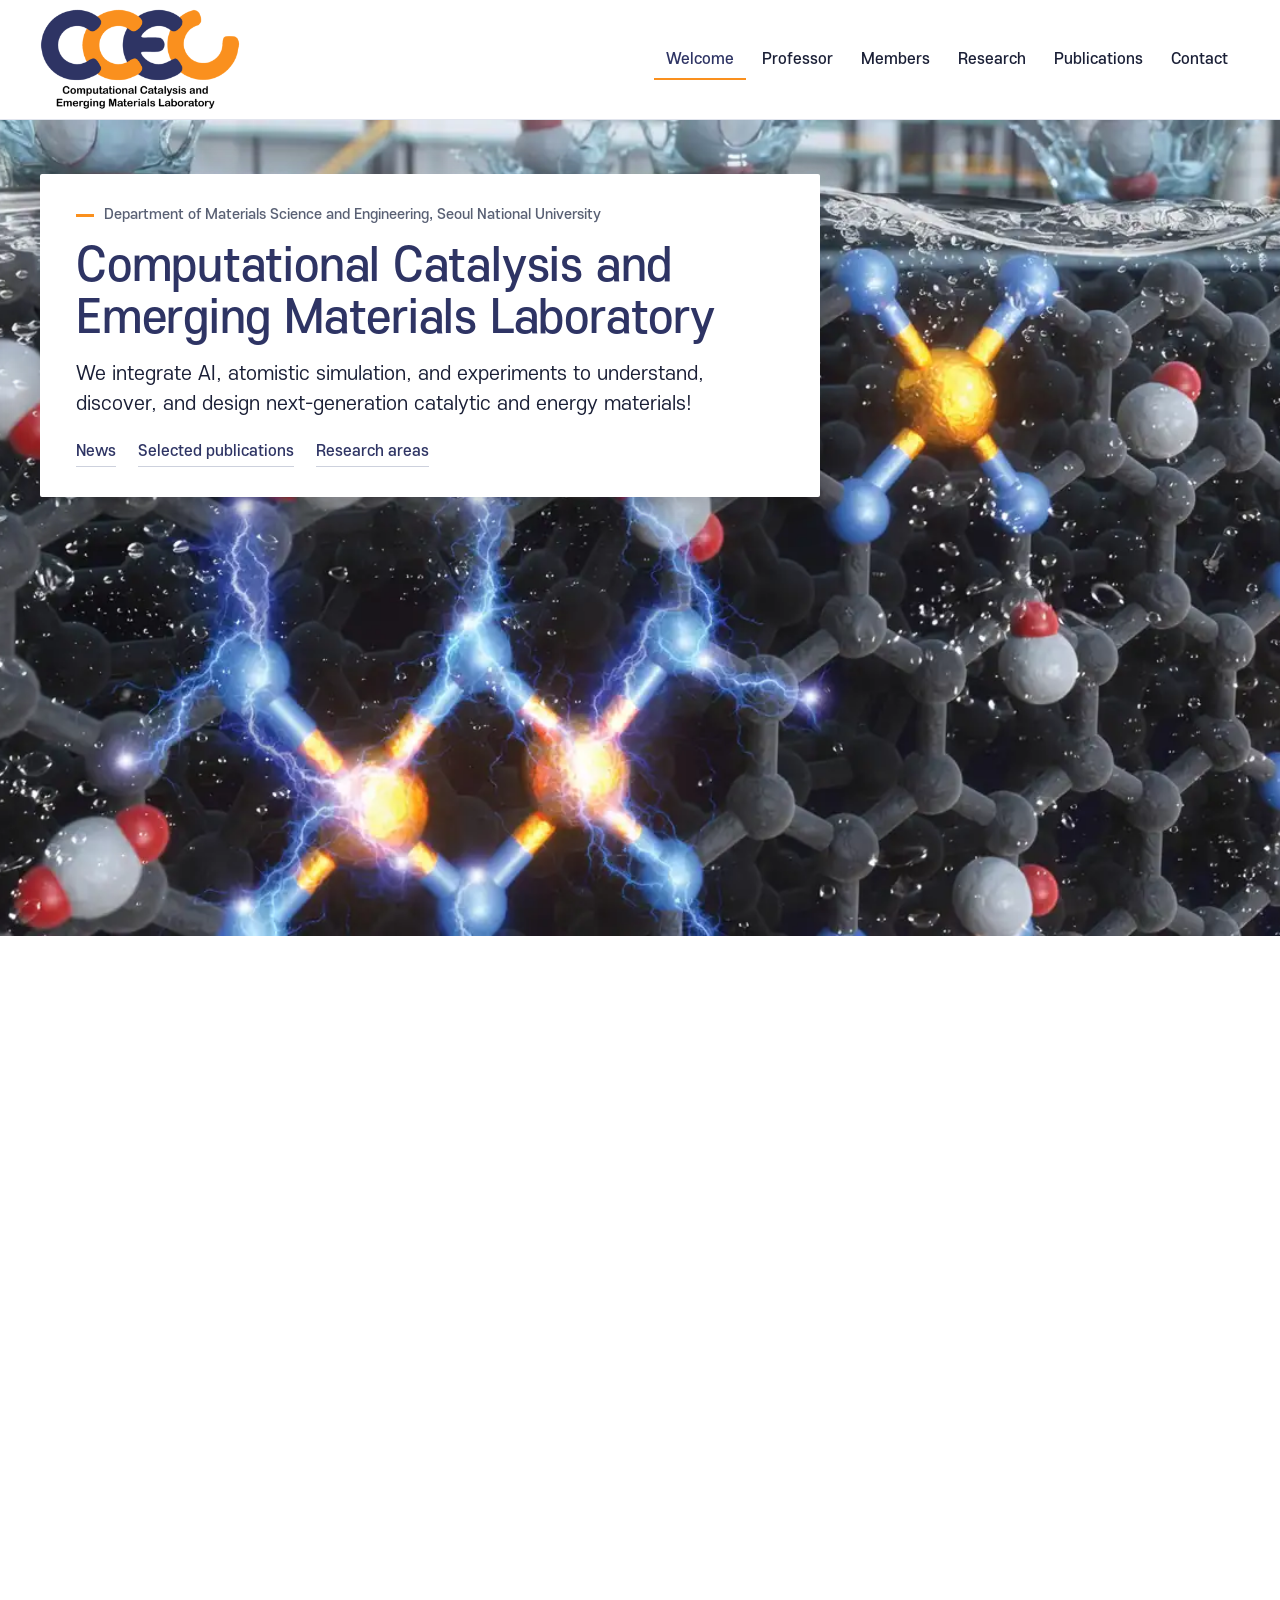
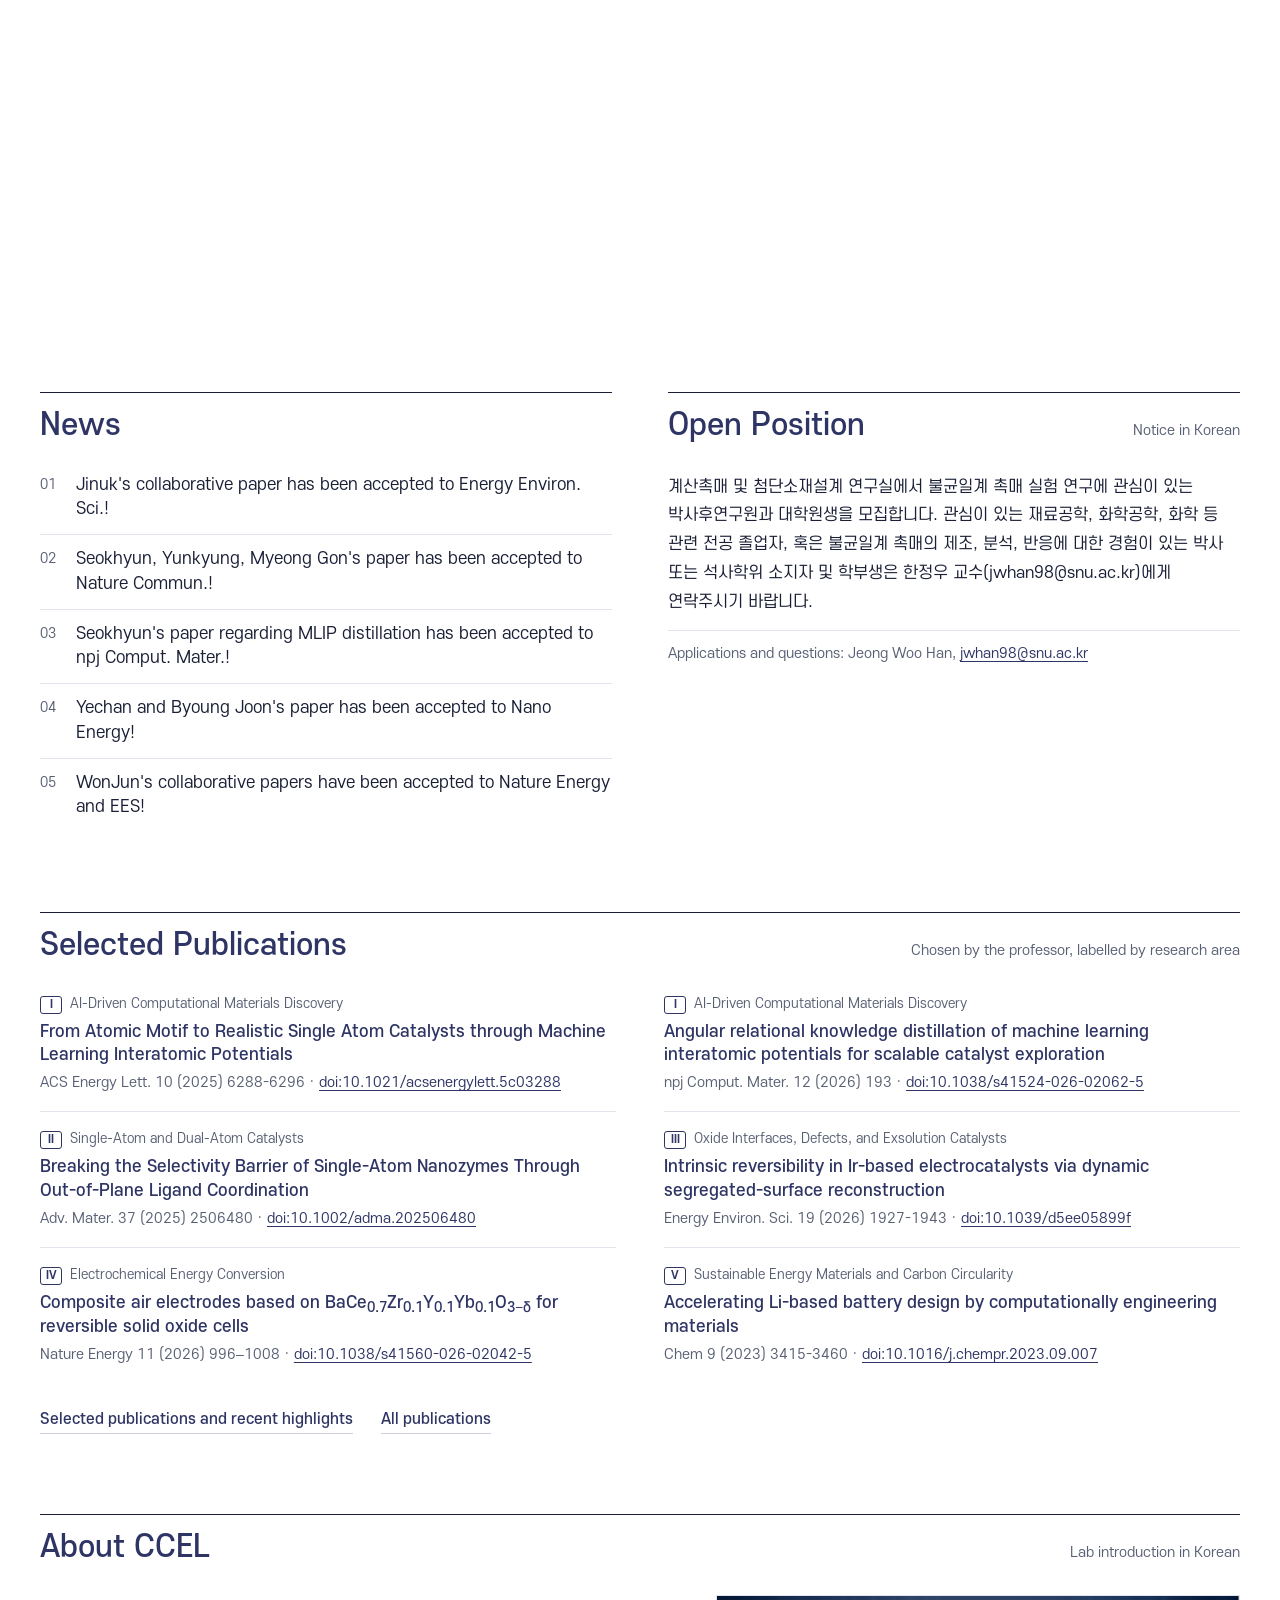
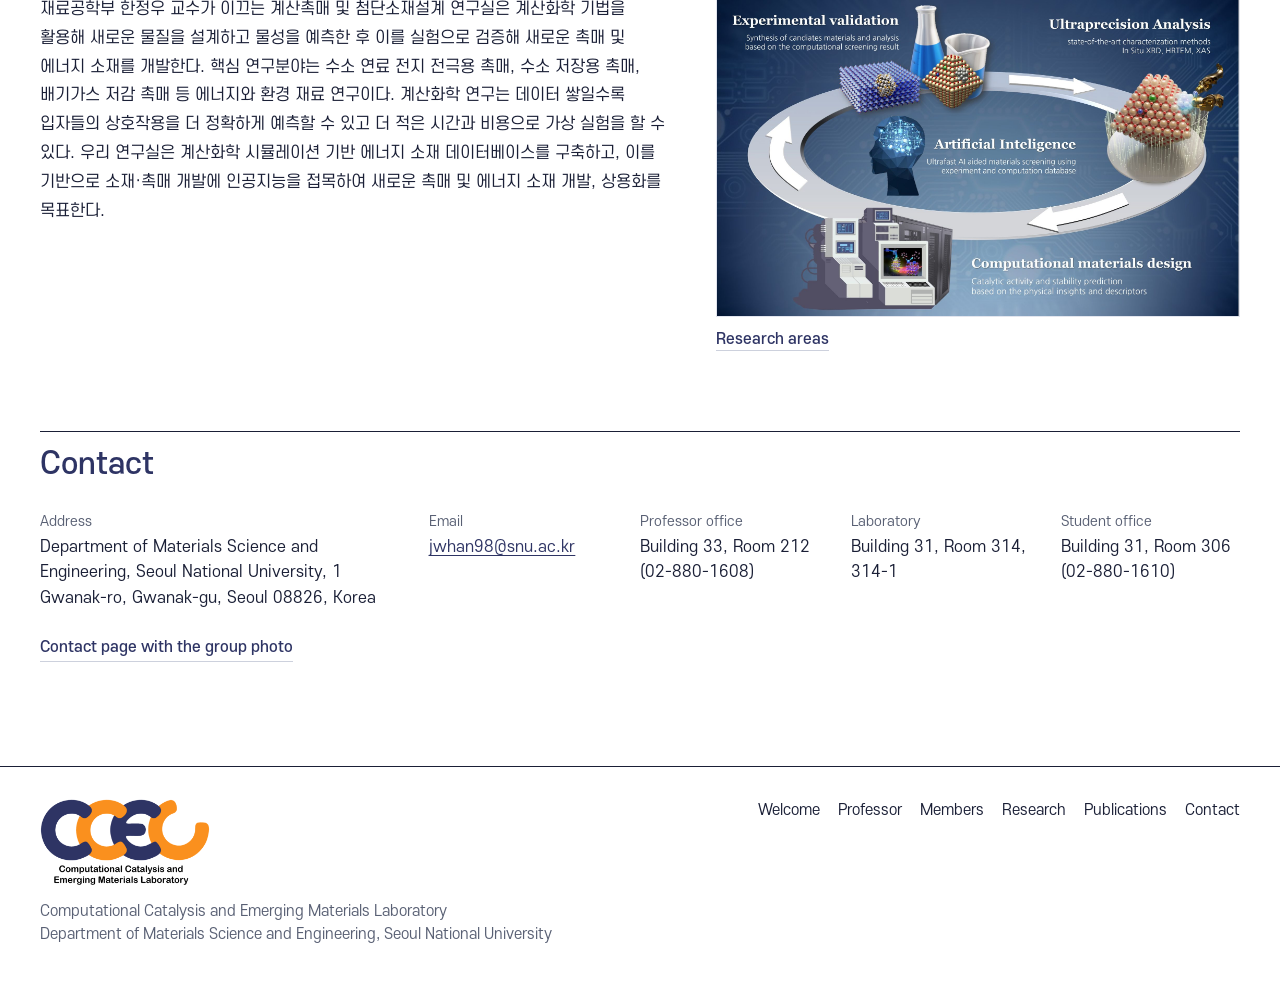
<file: index.html>
<!doctype html>
<html lang="en">
<head>
<meta name="robots" content="noindex, nofollow">
<meta charset="utf-8">
<meta name="viewport" content="width=device-width, initial-scale=1">
<title>CCEL · Computational Catalysis and Emerging Materials Laboratory · Seoul National University</title>
<meta name="description" content="Computational Catalysis and Emerging Materials Laboratory (CCEL), Department of Materials Science and Engineering, Seoul National University.">
<link rel="stylesheet" href="_shared/brand/brand.css">
<link rel="stylesheet" href="site.css">
</head>
<body>
<a class="skip" href="#main">Skip to content</a>
<header class="site-head">
  <div class="site-bar">
    <div class="wrap bar-in">
      <a class="brand" href="index.html" aria-label="CCEL home"><img class="ccel-logo" src="_shared/img/logo2.png" alt="CCEL — Computational Catalysis and Emerging Materials Laboratory" width="200" height="102"></a>
      <button class="nav-toggle" type="button" aria-expanded="false" aria-controls="site-nav"><svg viewBox="0 0 24 24" aria-hidden="true" fill="none" stroke="currentColor" stroke-width="2"><path d="M3 6h18M3 12h18M3 18h18"/></svg>Menu</button>
      <nav id="site-nav" class="site-nav" aria-label="Main">
        <ul>
          <li><a href="index.html" aria-current="page">Welcome</a></li>
          <li><a href="professor.html">Professor</a></li>
          <li><a href="members.html">Members</a></li>
          <li><a href="research.html">Research</a></li>
          <li><a href="publications.html">Publications</a></li>
          <li><a href="contact.html">Contact</a></li>
        </ul>
      </nav>
    </div>
  </div>
</header>

<main id="main">
  <!-- Hero stage: a short scroll-scrubbed clip behind a solid identity panel; near the end a white veil rises so the
       stage resolves into the page. Starts static (no JS, reduced motion); home.js switches it to scrubbing. -->
  <section class="stage-wrap is-static" aria-labelledby="lab-name">
    <div class="stage">
      <div class="stage-media" aria-hidden="true">
        <img class="stage-poster" alt="" hidden>
        <noscript><img class="stage-poster" src="_shared/scroll/hero_poster.webp" alt=""></noscript>
        <canvas class="stage-canvas"></canvas>
        <div class="stage-veil"></div>
      </div>
      <div class="wrap stage-inner">
        <div class="stage-panel">
          <p class="eyebrow" id="lab-aff"></p>
          <h1 id="lab-name"></h1>
          <p class="lede" id="lab-id"></p>
          <p class="stage-links"><a href="#news">News</a><a href="#publications">Selected publications</a><a href="research.html">Research areas</a></p>
        </div>
      </div>
    </div>
  </section>
  <noscript><div class="wrap"><p class="lede" style="padding:24px 0">This page renders its content from the lab's data file; please enable JavaScript.</p></div></noscript>

  <div class="wrap two news-open">
    <section class="sec" id="news" aria-labelledby="news-h">
      <div class="sec-head"><h2 id="news-h">News</h2></div>
      <ol class="news" id="news-list"></ol>
    </section>
    <section class="sec" id="opening" aria-labelledby="opening-h">
      <div class="sec-head"><h2 id="opening-h">Open Position</h2><p class="sec-note">Notice in Korean</p></div>
      <p class="ko-text" lang="ko" id="opening-ko"></p>
      <p class="small opening-mail" id="opening-mail"></p>
    </section>
  </div>

  <section class="sec" id="publications" aria-labelledby="pubs-h">
    <div class="wrap">
      <div class="sec-head"><h2 id="pubs-h">Selected Publications</h2><p class="sec-note">Chosen by the professor, labelled by research area</p></div>
      <ol class="pins-compact" id="pins"></ol>
      <p class="more more-row"><a href="publications.html#selected">Selected publications and recent highlights</a><a href="publications.html">All publications</a></p>
    </div>
  </section>

  <section class="sec" id="about" aria-labelledby="about-h">
    <div class="wrap">
      <div class="sec-head"><h2 id="about-h">About CCEL</h2><p class="sec-note">Lab introduction in Korean</p></div>
      <div class="about-grid">
        <p class="ko-text about-ko" lang="ko" id="about-ko"></p>
        <figure class="about-fig">
          <a href="research.html"><img id="research-img" alt="" loading="lazy" width="3646" height="2240"></a>
          <figcaption><a href="research.html">Research areas</a></figcaption>
        </figure>
      </div>
    </div>
  </section>

  <section class="sec" id="contact" aria-labelledby="contact-h">
    <div class="wrap">
      <div class="sec-head"><h2 id="contact-h">Contact</h2></div>
      <dl class="dl dl-grid" id="contact-dl"></dl>
      <p class="more more-row"><a href="contact.html">Contact page with the group photo</a></p>
    </div>
  </section>
</main>

<footer class="site-foot">
  <div class="wrap foot-in">
    <div><img class="ccel-logo" src="_shared/img/logo2.png" alt="CCEL logo" width="170" height="87" loading="lazy"><p id="foot-data" style="margin-top:14px;max-width:560px"></p></div>
    <ul class="foot-links">
      <li><a href="index.html">Welcome</a></li><li><a href="professor.html">Professor</a></li><li><a href="members.html">Members</a></li>
      <li><a href="research.html">Research</a></li><li><a href="publications.html">Publications</a></li><li><a href="contact.html">Contact</a></li>
    </ul>
  </div>
</footer>

<script src="_shared/content.js"></script>
<script src="common.js"></script>
<script src="home.js"></script>
</body>
</html>
</file>
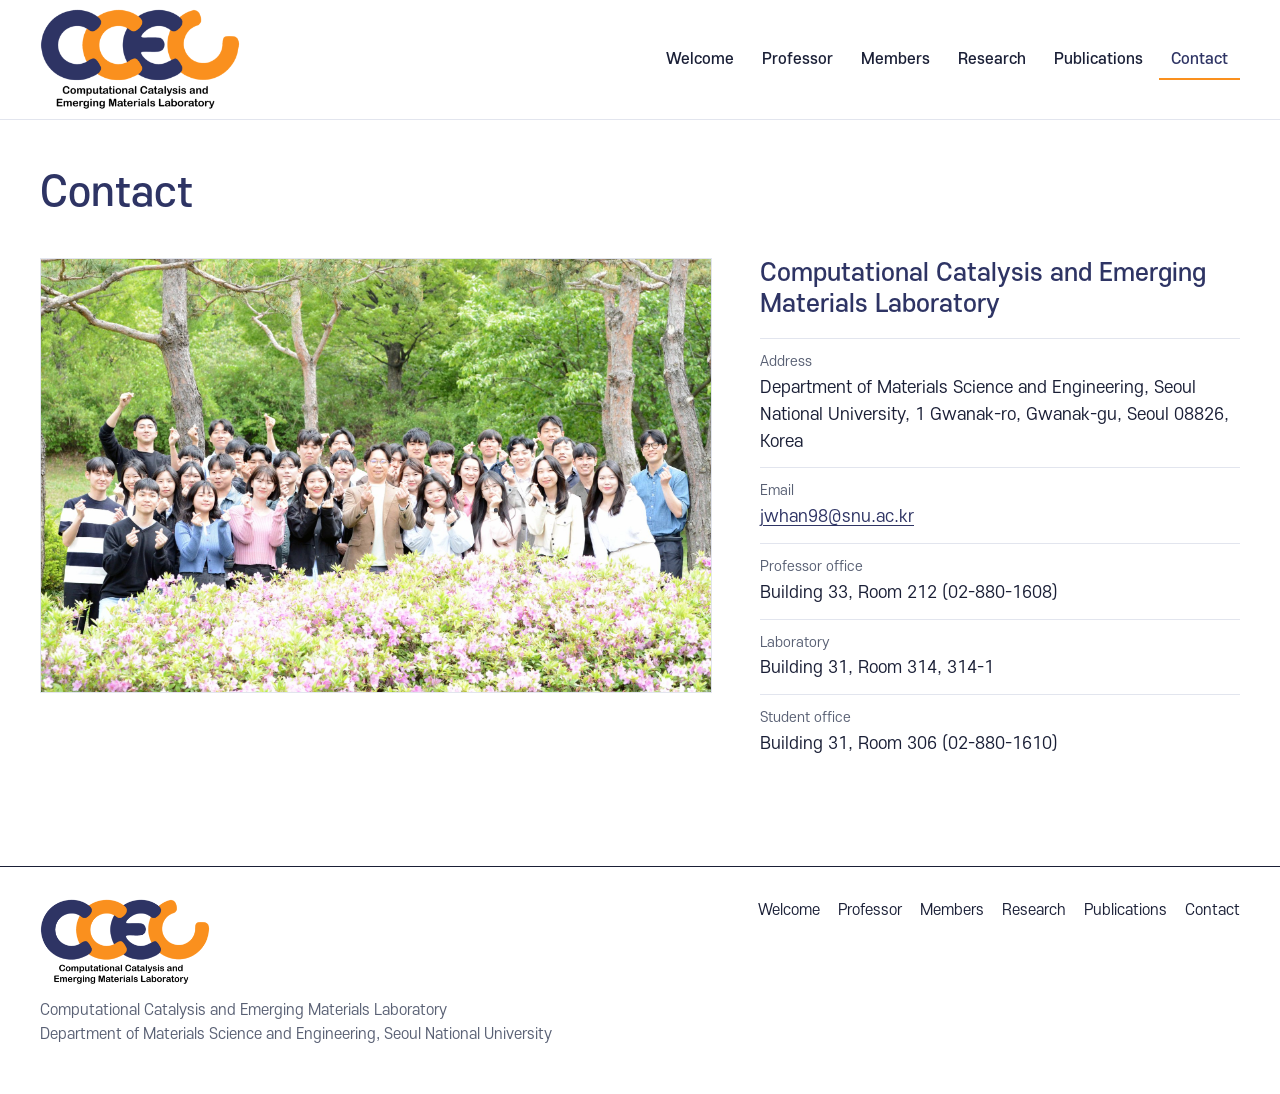
<file: contact.html>
<!doctype html>
<html lang="en">
<head>
<meta name="robots" content="noindex, nofollow">
<meta charset="utf-8">
<meta name="viewport" content="width=device-width, initial-scale=1">
<title>Contact · CCEL · Seoul National University</title>
<link rel="stylesheet" href="_shared/brand/brand.css">
<link rel="stylesheet" href="site.css">
<link rel="stylesheet" href="pages.css">
</head>
<body>
<a class="skip" href="#main">Skip to content</a>
<header class="site-head">
  <div class="site-bar">
    <div class="wrap bar-in">
      <a class="brand" href="index.html" aria-label="CCEL home"><img class="ccel-logo" src="_shared/img/logo2.png" alt="CCEL — Computational Catalysis and Emerging Materials Laboratory" width="200" height="102"></a>
      <button class="nav-toggle" type="button" aria-expanded="false" aria-controls="site-nav"><svg viewBox="0 0 24 24" aria-hidden="true" fill="none" stroke="currentColor" stroke-width="2"><path d="M3 6h18M3 12h18M3 18h18"/></svg>Menu</button>
      <nav id="site-nav" class="site-nav" aria-label="Main">
        <ul>
          <li><a href="index.html">Welcome</a></li>
          <li><a href="professor.html">Professor</a></li>
          <li><a href="members.html">Members</a></li>
          <li><a href="research.html">Research</a></li>
          <li><a href="publications.html">Publications</a></li>
          <li><a href="contact.html" aria-current="page">Contact</a></li>
        </ul>
      </nav>
    </div>
  </div>
</header>

<main id="main">
  <div class="wrap page-head">
    <h1>Contact</h1>
  </div>

  <section class="wrap sub-sec contact-sec" aria-labelledby="contact-lab">
    <figure class="contact-photo" id="contact-fig"><img id="contact-photo" alt="" width="6944" height="4496"></figure>
    <div class="contact-body">
      <h2 id="contact-lab"></h2>
      <dl class="contact-dl" id="contact-dl"></dl>
    </div>
  </section>
</main>

<footer class="site-foot">
  <div class="wrap foot-in">
    <div><img class="ccel-logo" src="_shared/img/logo2.png" alt="CCEL logo" width="170" height="87" loading="lazy"><p id="foot-data" style="margin-top:14px;max-width:560px"></p></div>
    <ul class="foot-links">
      <li><a href="index.html">Welcome</a></li><li><a href="professor.html">Professor</a></li><li><a href="members.html">Members</a></li>
      <li><a href="research.html">Research</a></li><li><a href="publications.html">Publications</a></li><li><a href="contact.html">Contact</a></li>
    </ul>
  </div>
</footer>

<script src="_shared/content.js"></script>
<script src="common.js"></script>
<script src="contact.js"></script>
</body>
</html>
</file>
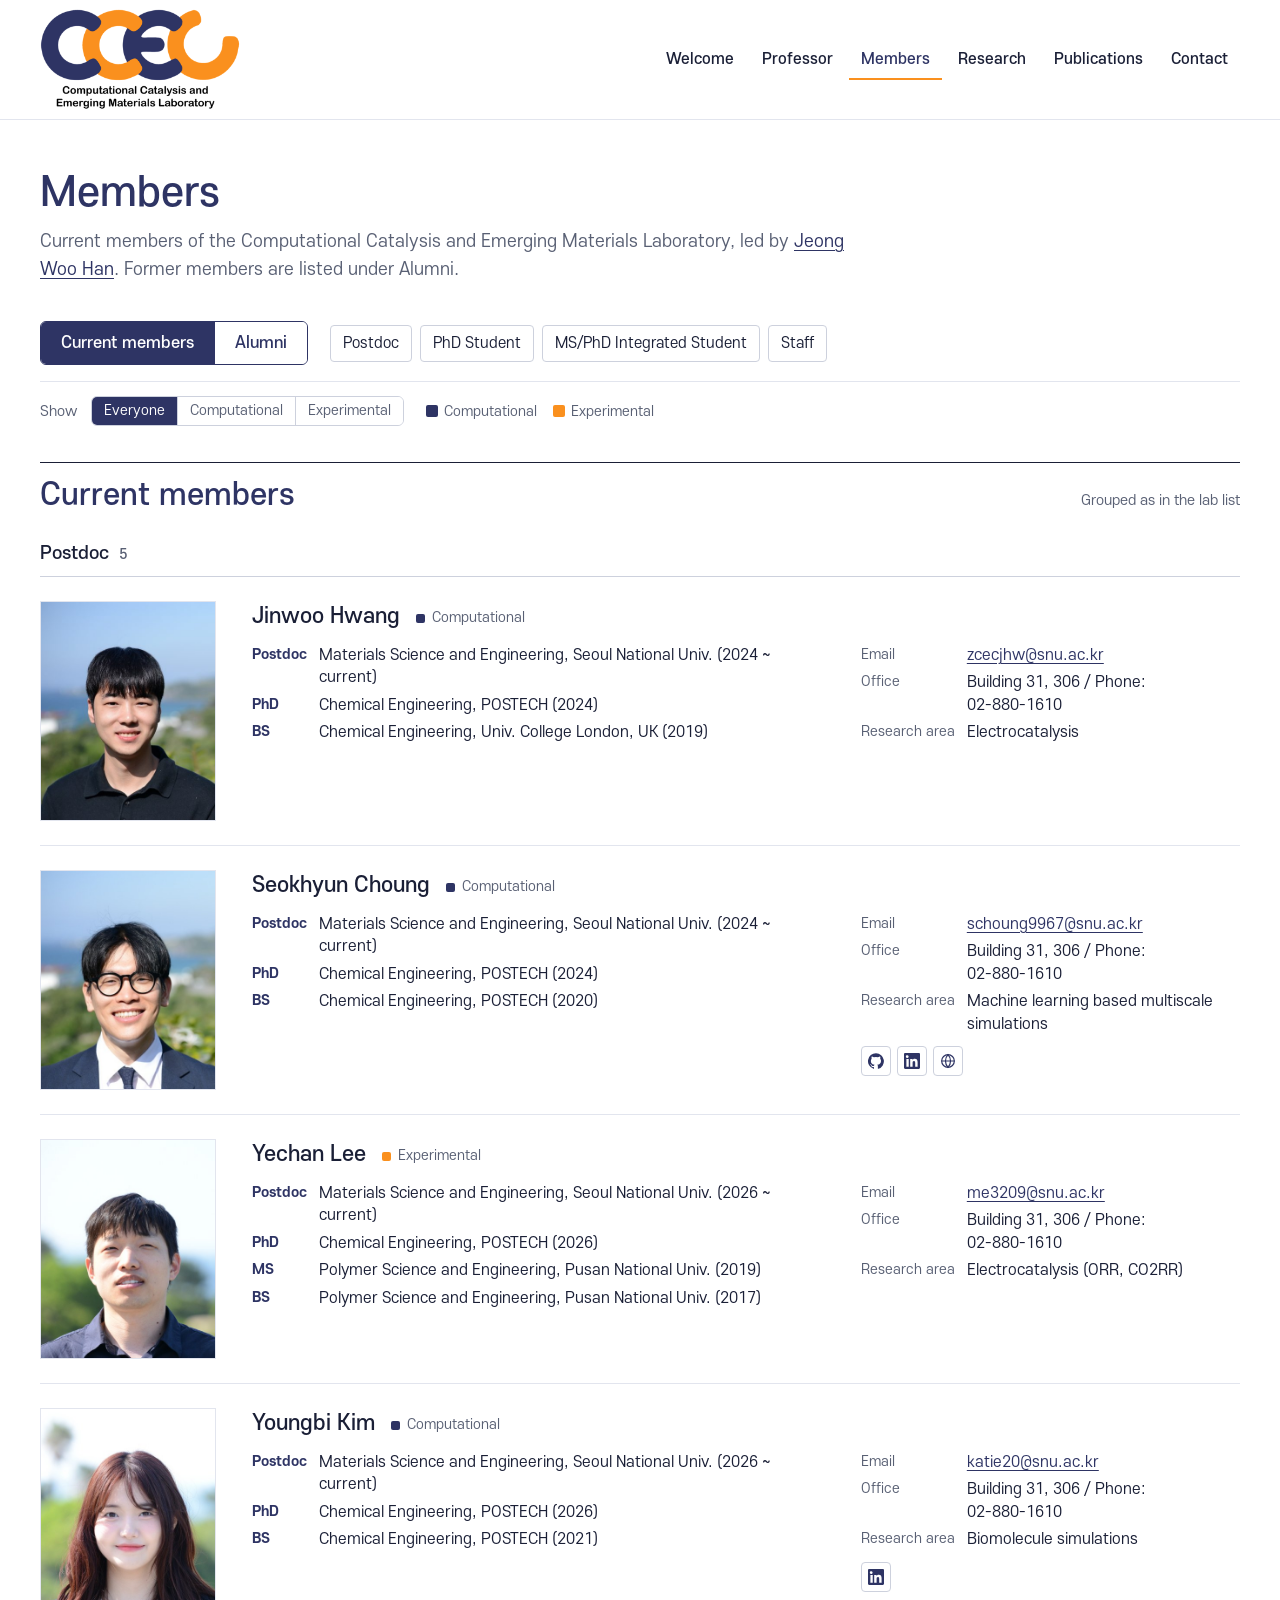
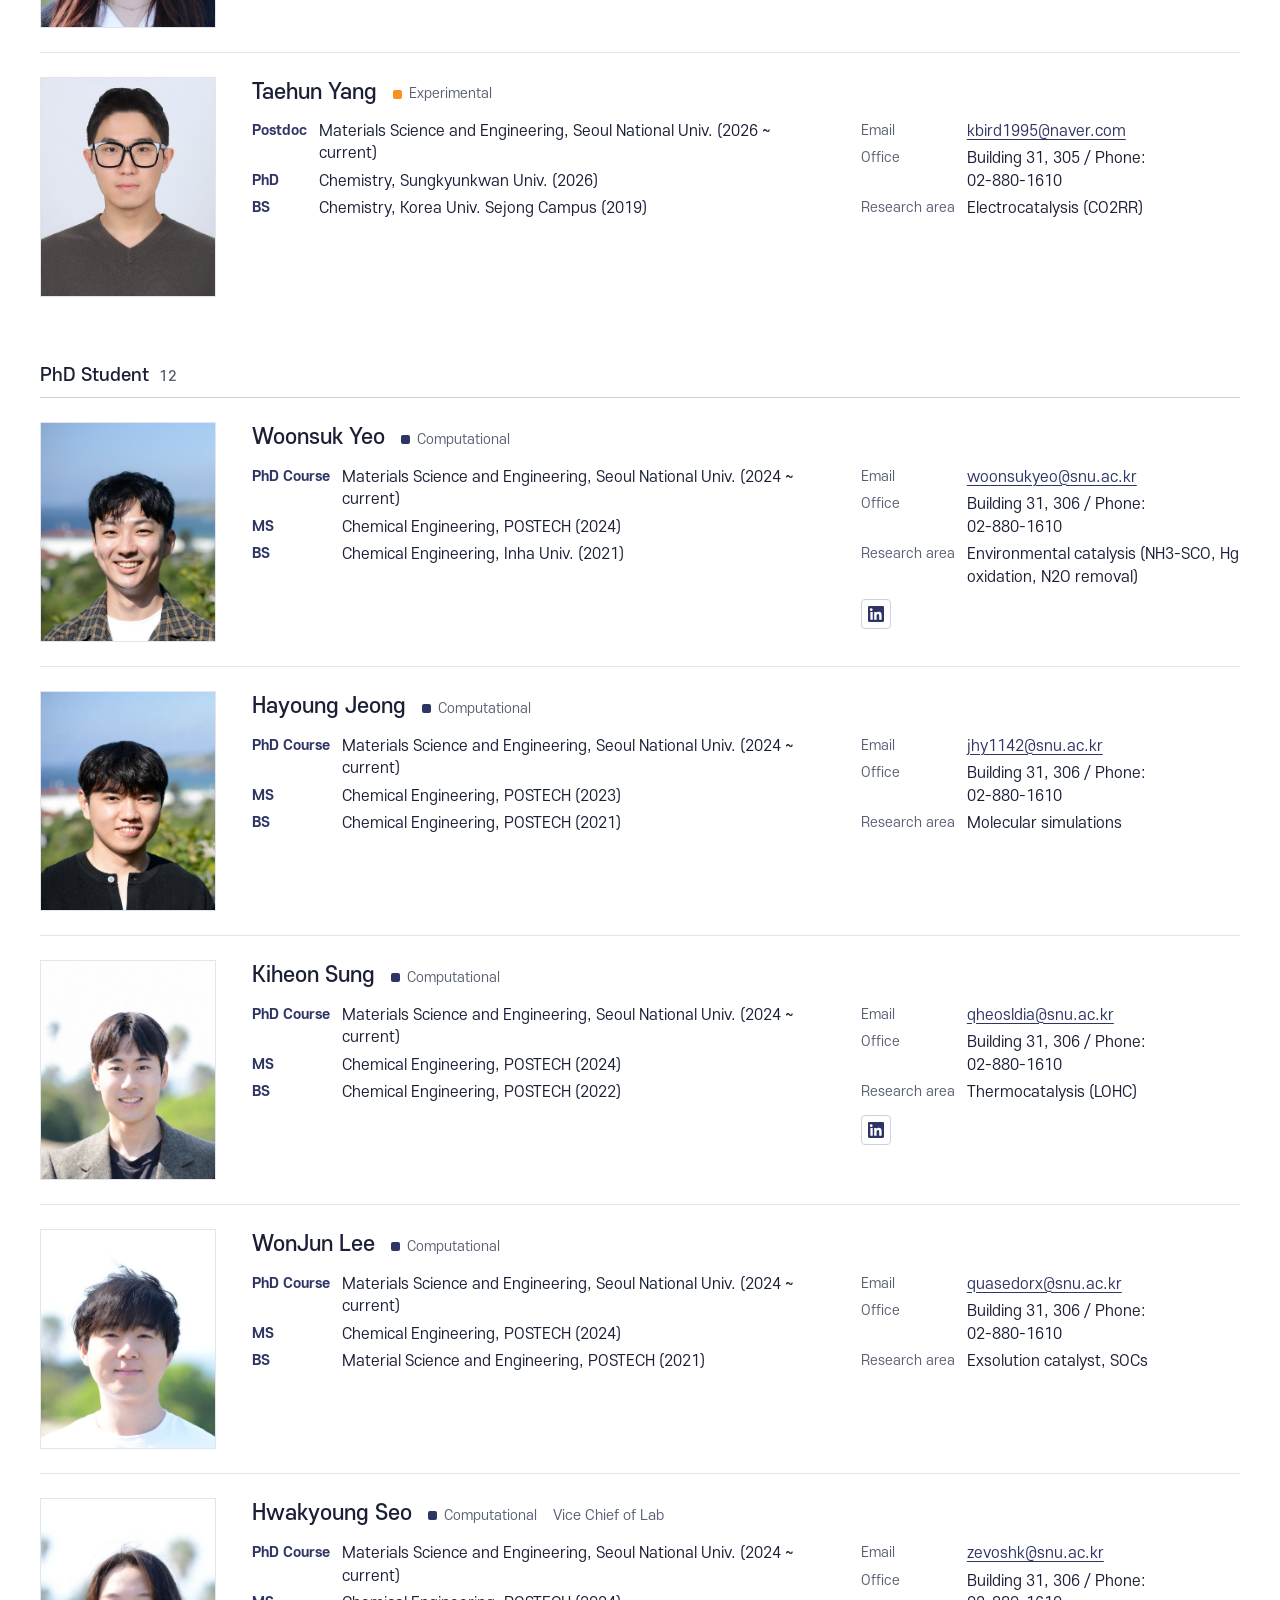
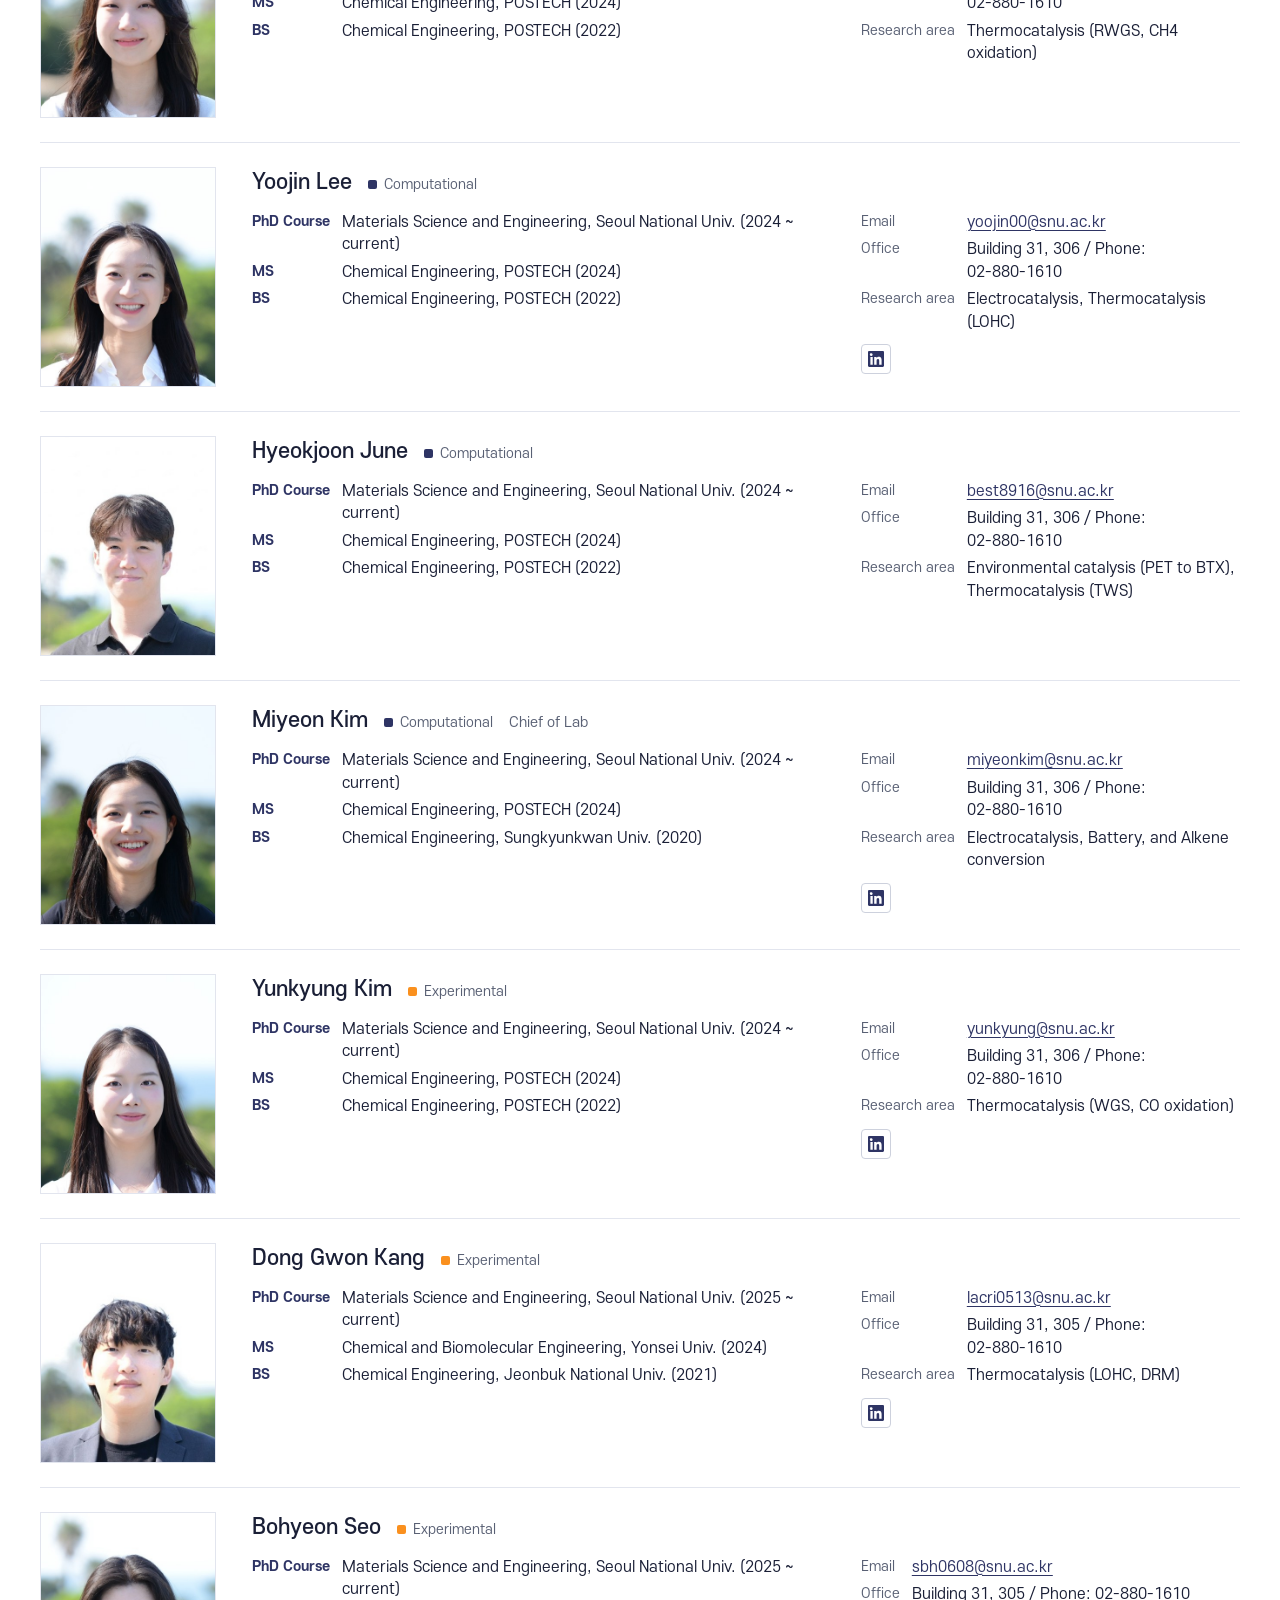
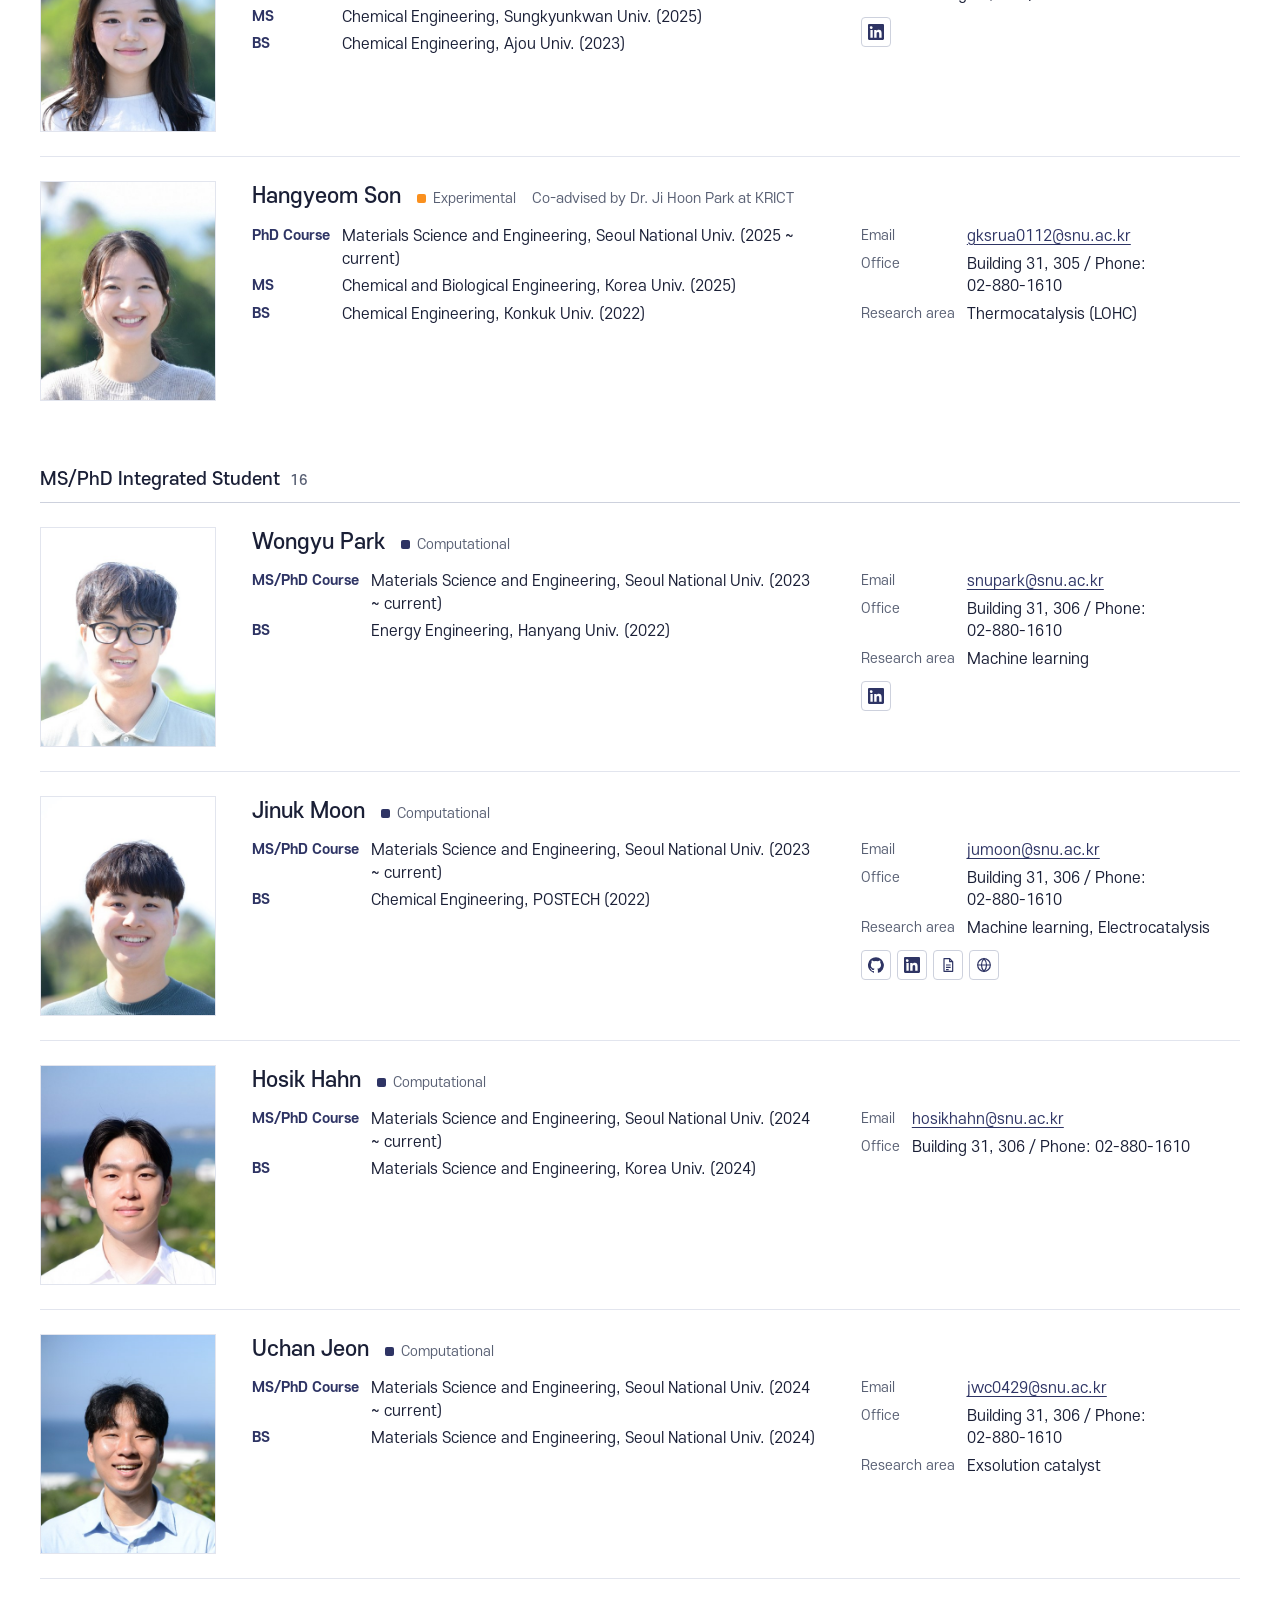
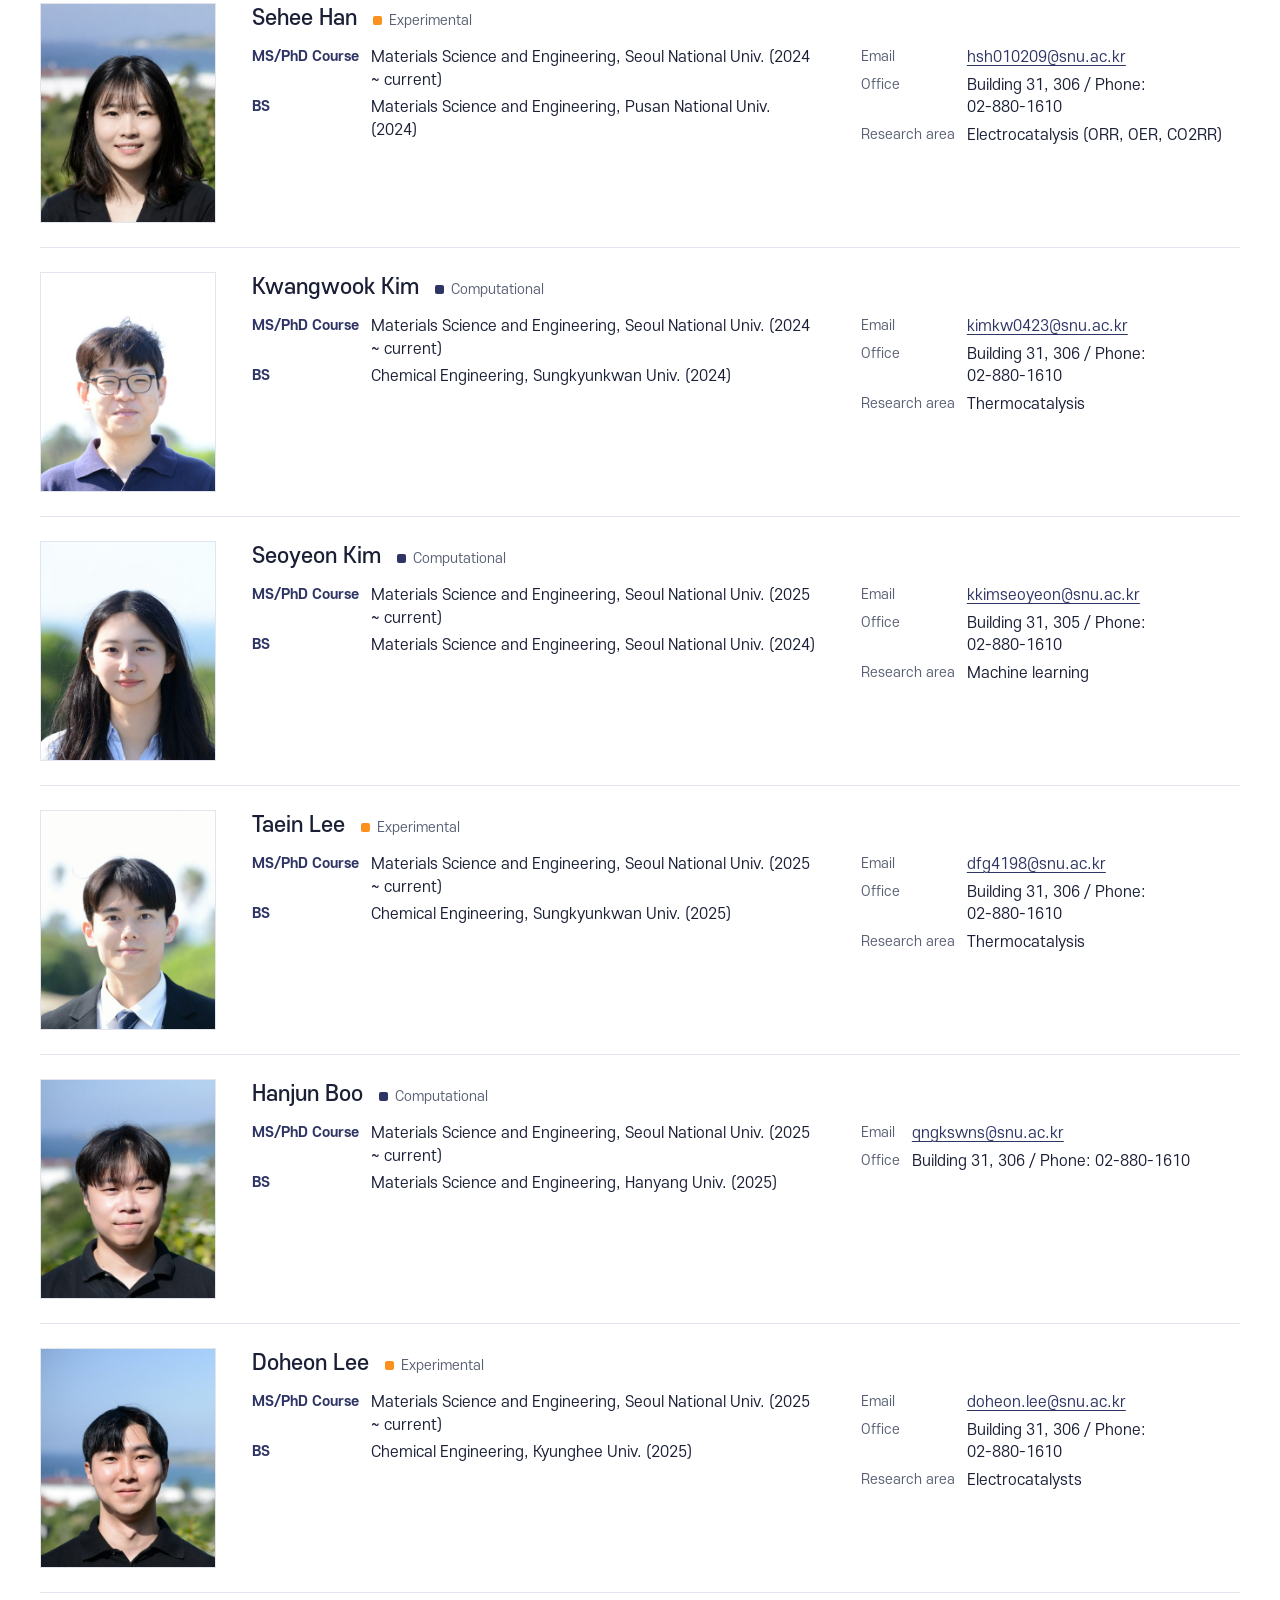
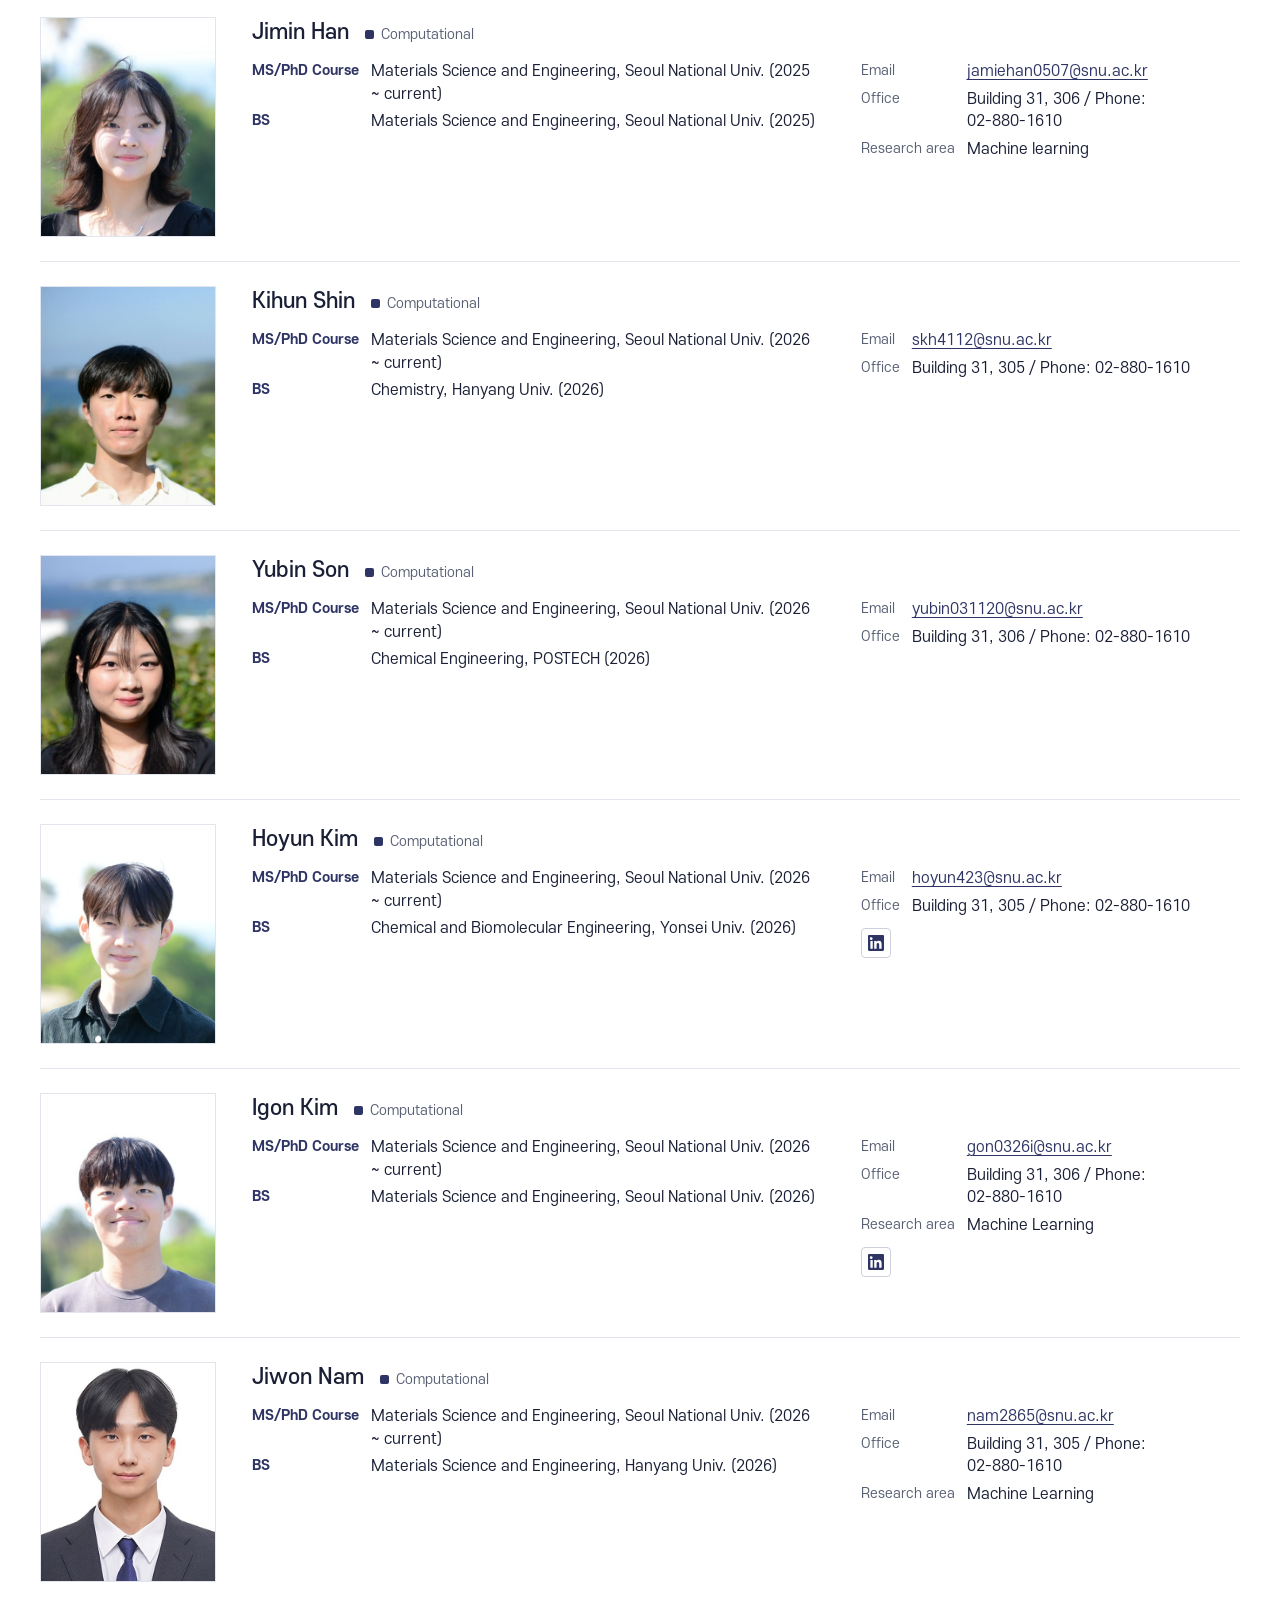
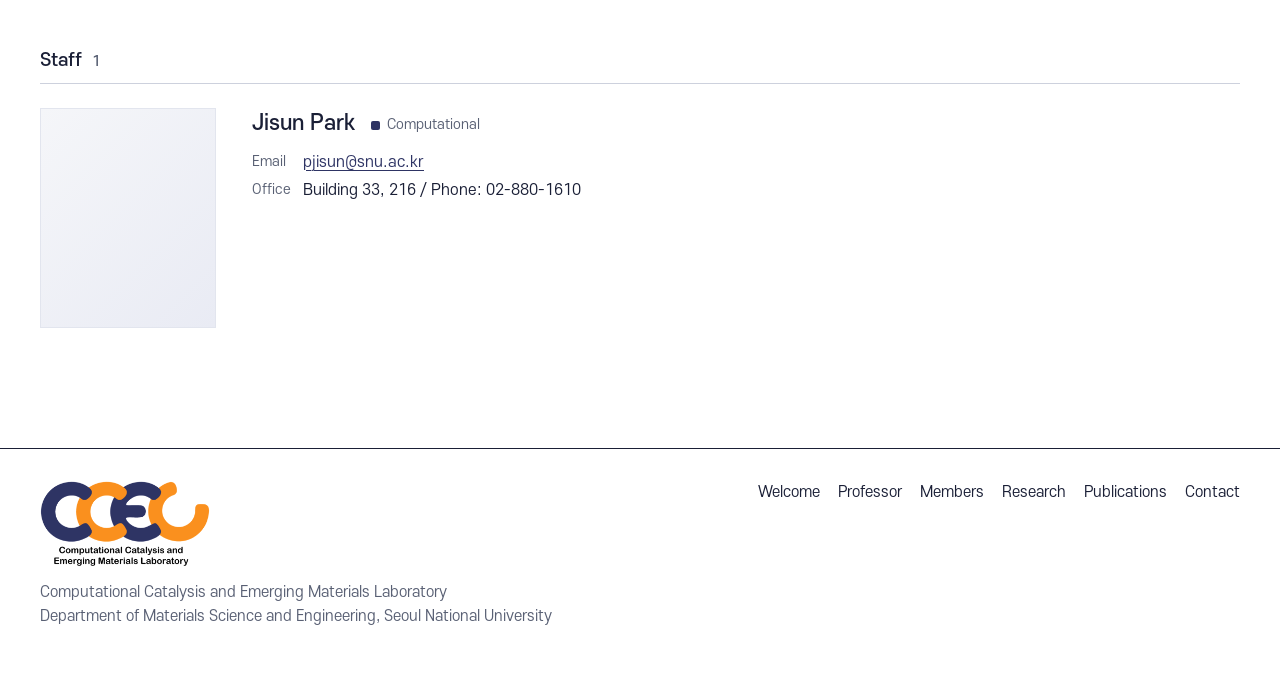
<file: members.html>
<!doctype html>
<html lang="en">
<head>
<meta name="robots" content="noindex, nofollow">
<meta charset="utf-8">
<meta name="viewport" content="width=device-width, initial-scale=1">
<title>Members · CCEL · Seoul National University</title>
<link rel="stylesheet" href="_shared/brand/brand.css">
<link rel="stylesheet" href="site.css">
<link rel="stylesheet" href="pages.css">
</head>
<body>
<a class="skip" href="#main">Skip to content</a>
<header class="site-head">
  <div class="site-bar">
    <div class="wrap bar-in">
      <a class="brand" href="index.html" aria-label="CCEL home"><img class="ccel-logo" src="_shared/img/logo2.png" alt="CCEL — Computational Catalysis and Emerging Materials Laboratory" width="200" height="102"></a>
      <button class="nav-toggle" type="button" aria-expanded="false" aria-controls="site-nav"><svg viewBox="0 0 24 24" aria-hidden="true" fill="none" stroke="currentColor" stroke-width="2"><path d="M3 6h18M3 12h18M3 18h18"/></svg>Menu</button>
      <nav id="site-nav" class="site-nav" aria-label="Main">
        <ul>
          <li><a href="index.html">Welcome</a></li>
          <li><a href="professor.html">Professor</a></li>
          <li><a href="members.html" aria-current="page">Members</a></li>
          <li><a href="research.html">Research</a></li>
          <li><a href="publications.html">Publications</a></li>
          <li><a href="contact.html">Contact</a></li>
        </ul>
      </nav>
    </div>
  </div>
</header>

<main id="main">
  <div class="wrap page-head">
    <h1>Members</h1>
    <p class="page-sub" id="people-sub"></p>
  </div>

  <div class="wrap viewbar">
    <div class="vb-row">
      <nav class="viewswitch" aria-label="Members or alumni">
        <a href="#members" data-view="members">Current members</a><a href="#alumni" data-view="alumni">Alumni</a>
      </nav>
      <nav class="gjump" id="jump-members" aria-label="Current member groups"></nav>
      <nav class="gjump" id="jump-alumni" aria-label="Alumni groups" hidden></nav>
    </div>
    <div class="vb-row vb-filter">
      <span class="small" id="filter-label">Show</span>
      <span class="seg" role="group" aria-labelledby="filter-label" id="type-filter">
        <button type="button" data-t="" aria-pressed="true">Everyone</button>
        <button type="button" data-t="computational" aria-pressed="false">Computational</button>
        <button type="button" data-t="experimental" aria-pressed="false">Experimental</button>
      </span>
      <span class="legend" aria-hidden="true"><span><i class="c"></i>Computational</span><span><i class="e"></i>Experimental</span></span>
      <span class="small" id="filter-count" aria-live="polite"></span>
    </div>
  </div>

  <section class="wrap sub-sec view" id="members" aria-labelledby="members-h">
    <div class="sec-head"><h2 id="members-h">Current members</h2><p class="sec-note" id="members-note"></p></div>
    <div id="member-groups"></div>
  </section>

  <section class="wrap sub-sec view" id="alumni" aria-labelledby="alumni-h" hidden>
    <div class="sec-head"><h2 id="alumni-h">Alumni</h2><p class="sec-note" id="alumni-note"></p></div>
    <div id="alumni-groups"></div>
    <p class="more back-row"><a href="#members" data-view="members">Back to current members</a></p>
  </section>
</main>

<footer class="site-foot">
  <div class="wrap foot-in">
    <div><img class="ccel-logo" src="_shared/img/logo2.png" alt="CCEL logo" width="170" height="87" loading="lazy"><p id="foot-data" style="margin-top:14px;max-width:560px"></p></div>
    <ul class="foot-links">
      <li><a href="index.html">Welcome</a></li><li><a href="professor.html">Professor</a></li><li><a href="members.html">Members</a></li>
      <li><a href="research.html">Research</a></li><li><a href="publications.html">Publications</a></li><li><a href="contact.html">Contact</a></li>
    </ul>
  </div>
</footer>

<script src="_shared/content.js"></script>
<script src="common.js"></script>
<script src="people.js"></script>
</body>
</html>
</file>
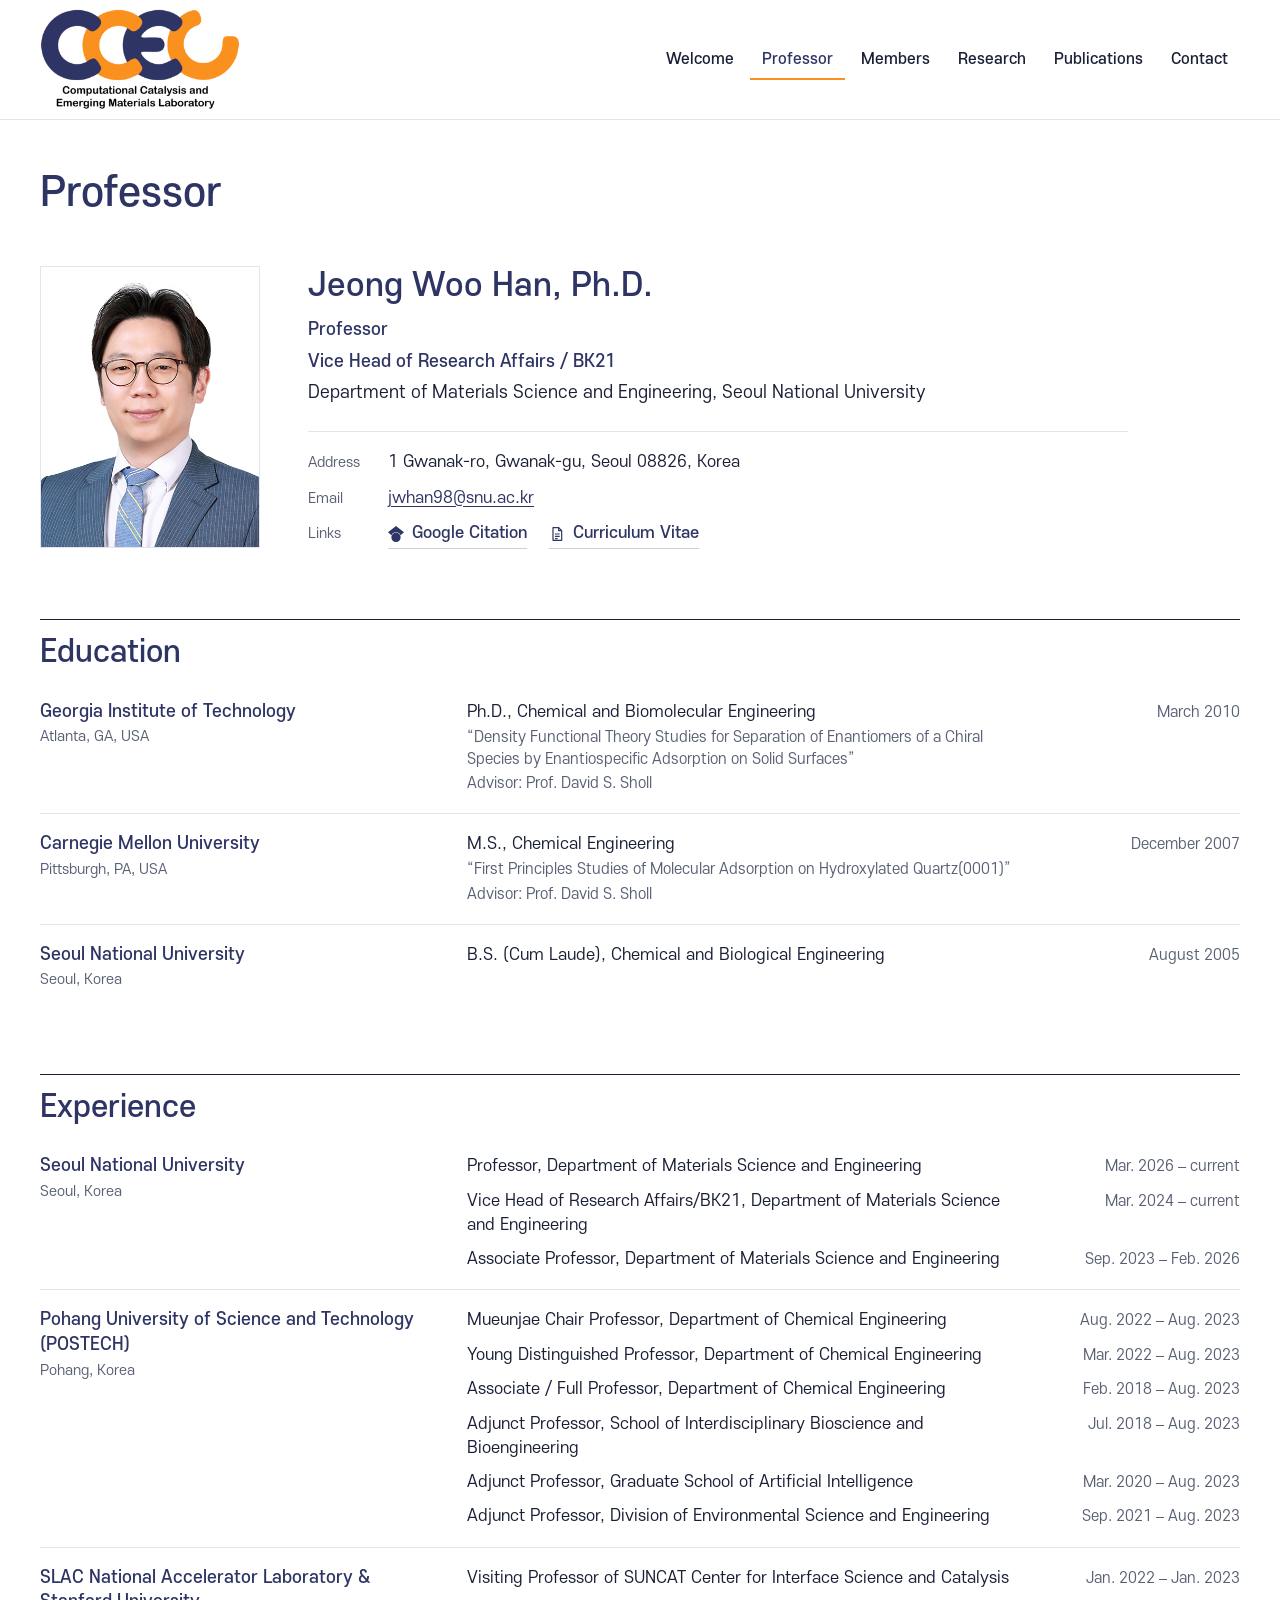
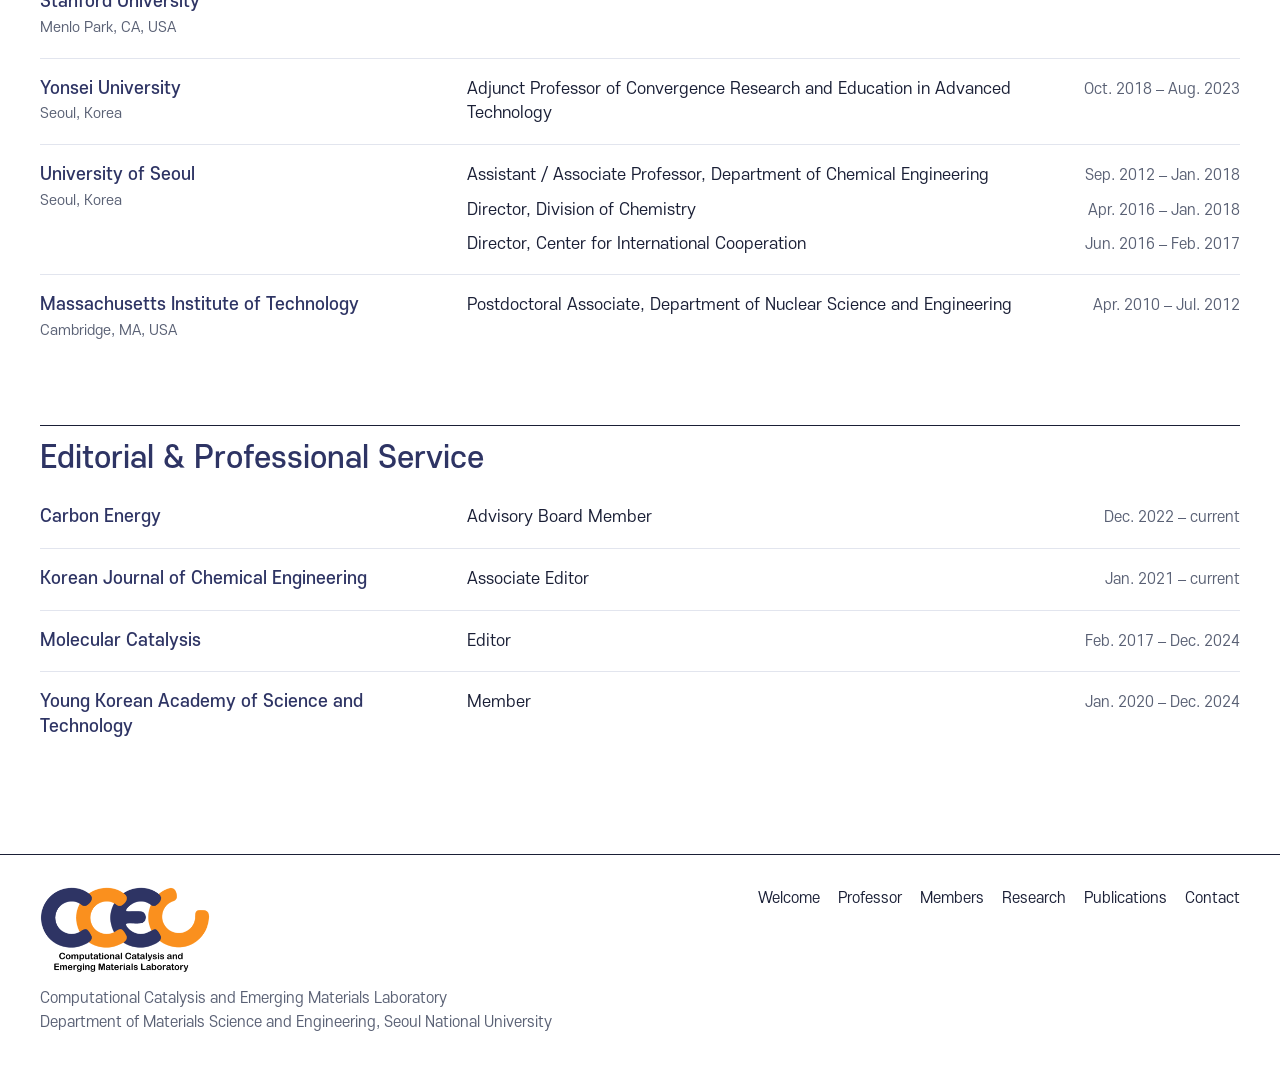
<file: professor.html>
<!doctype html>
<html lang="en">
<head>
<meta name="robots" content="noindex, nofollow">
<meta charset="utf-8">
<meta name="viewport" content="width=device-width, initial-scale=1">
<title>Professor · CCEL · Seoul National University</title>
<link rel="stylesheet" href="_shared/brand/brand.css">
<link rel="stylesheet" href="site.css">
<link rel="stylesheet" href="pages.css">
</head>
<body>
<a class="skip" href="#main">Skip to content</a>
<header class="site-head">
  <div class="site-bar">
    <div class="wrap bar-in">
      <a class="brand" href="index.html" aria-label="CCEL home"><img class="ccel-logo" src="_shared/img/logo2.png" alt="CCEL — Computational Catalysis and Emerging Materials Laboratory" width="200" height="102"></a>
      <button class="nav-toggle" type="button" aria-expanded="false" aria-controls="site-nav"><svg viewBox="0 0 24 24" aria-hidden="true" fill="none" stroke="currentColor" stroke-width="2"><path d="M3 6h18M3 12h18M3 18h18"/></svg>Menu</button>
      <nav id="site-nav" class="site-nav" aria-label="Main">
        <ul>
          <li><a href="index.html">Welcome</a></li>
          <li><a href="professor.html" aria-current="page">Professor</a></li>
          <li><a href="members.html">Members</a></li>
          <li><a href="research.html">Research</a></li>
          <li><a href="publications.html">Publications</a></li>
          <li><a href="contact.html">Contact</a></li>
        </ul>
      </nav>
    </div>
  </div>
</header>

<main id="main">
  <div class="wrap page-head">
    <h1>Professor</h1>
  </div>

  <section class="wrap sub-sec prof-sec" aria-labelledby="prof-name">
    <div class="prof-card" id="prof-card"></div>
  </section>

  <section class="wrap sub-sec" id="education" aria-labelledby="edu-h">
    <div class="sec-head"><h2 id="edu-h">Education</h2></div>
    <ol class="cv-list" id="edu-list"></ol>
  </section>

  <section class="wrap sub-sec" id="experience" aria-labelledby="exp-h">
    <div class="sec-head"><h2 id="exp-h">Experience</h2></div>
    <ol class="cv-list" id="exp-list"></ol>
  </section>

  <section class="wrap sub-sec" id="service" aria-labelledby="svc-h">
    <div class="sec-head"><h2 id="svc-h">Editorial &amp; Professional Service</h2></div>
    <ol class="cv-list" id="svc-list"></ol>
  </section>
</main>

<footer class="site-foot">
  <div class="wrap foot-in">
    <div><img class="ccel-logo" src="_shared/img/logo2.png" alt="CCEL logo" width="170" height="87" loading="lazy"><p id="foot-data" style="margin-top:14px;max-width:560px"></p></div>
    <ul class="foot-links">
      <li><a href="index.html">Welcome</a></li><li><a href="professor.html">Professor</a></li><li><a href="members.html">Members</a></li>
      <li><a href="research.html">Research</a></li><li><a href="publications.html">Publications</a></li><li><a href="contact.html">Contact</a></li>
    </ul>
  </div>
</footer>

<script src="_shared/content.js"></script>
<script src="common.js"></script>
<script src="professor.js"></script>
</body>
</html>
</file>
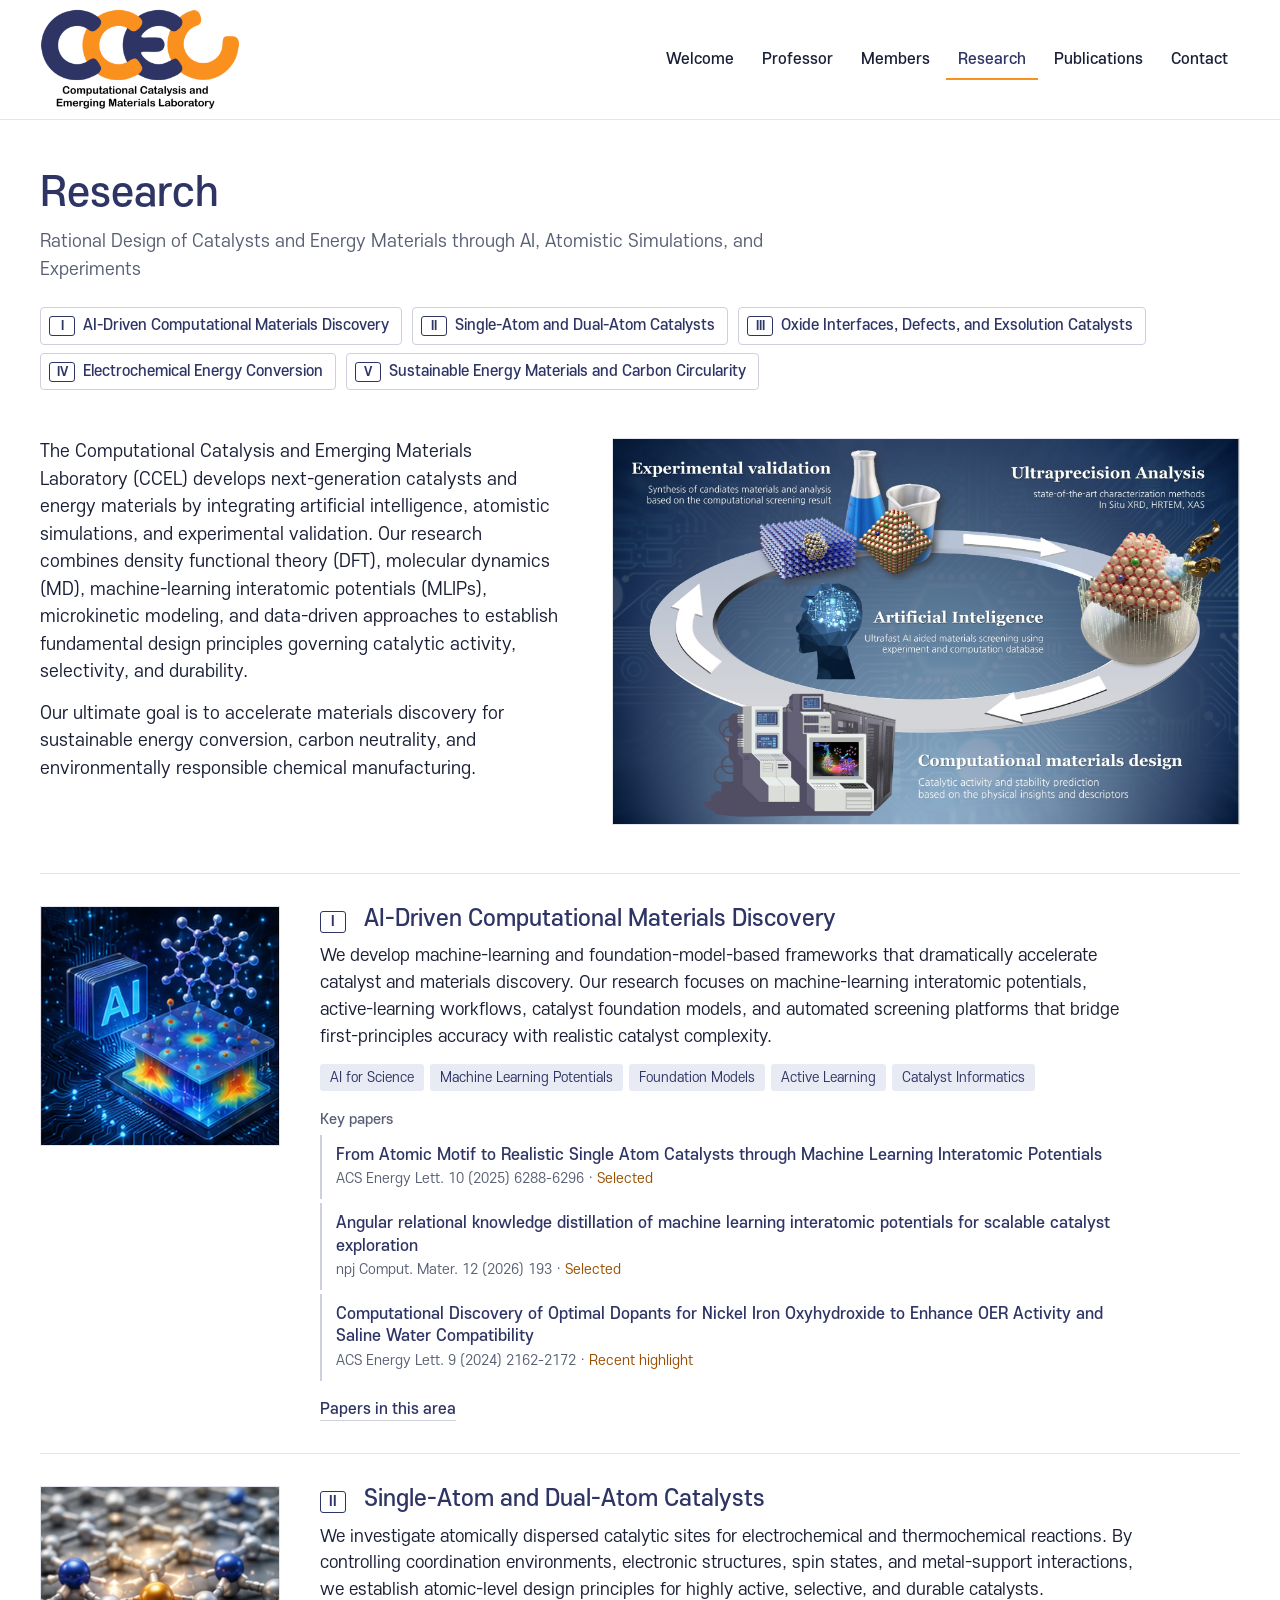
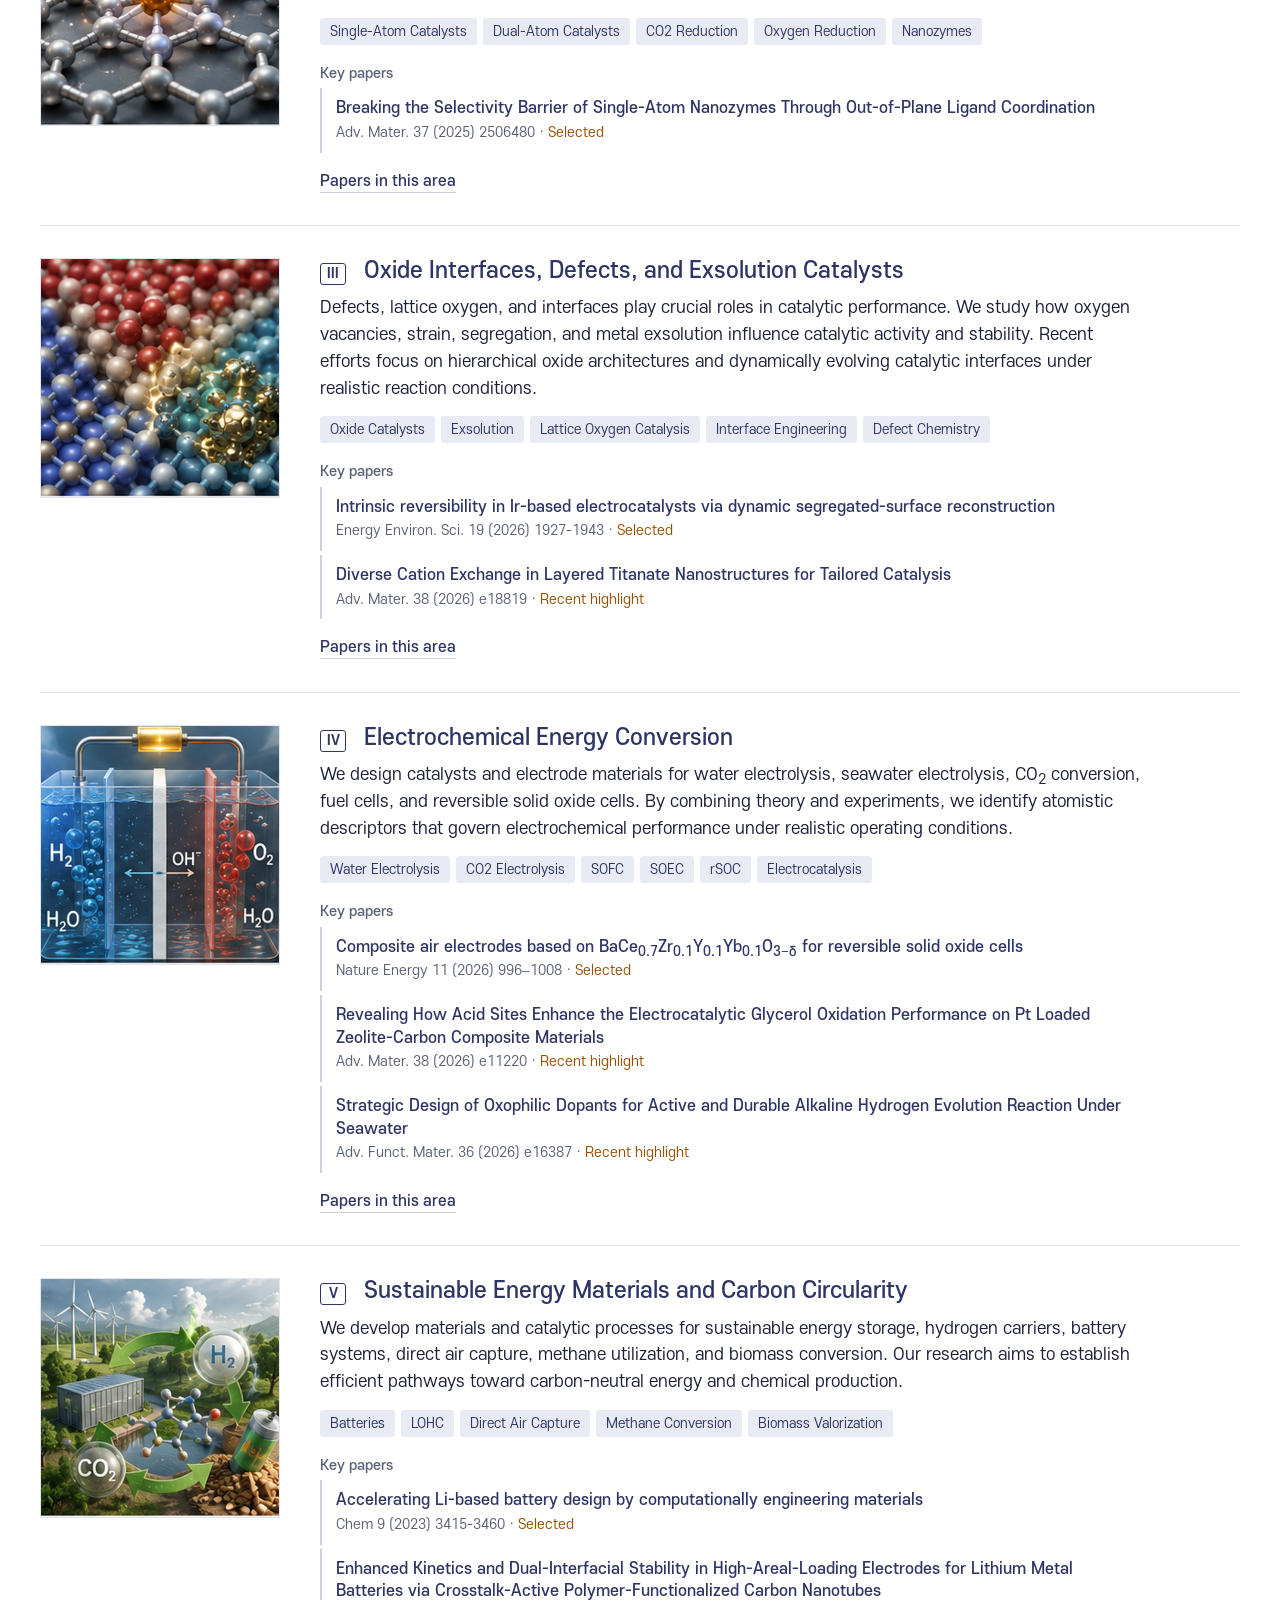
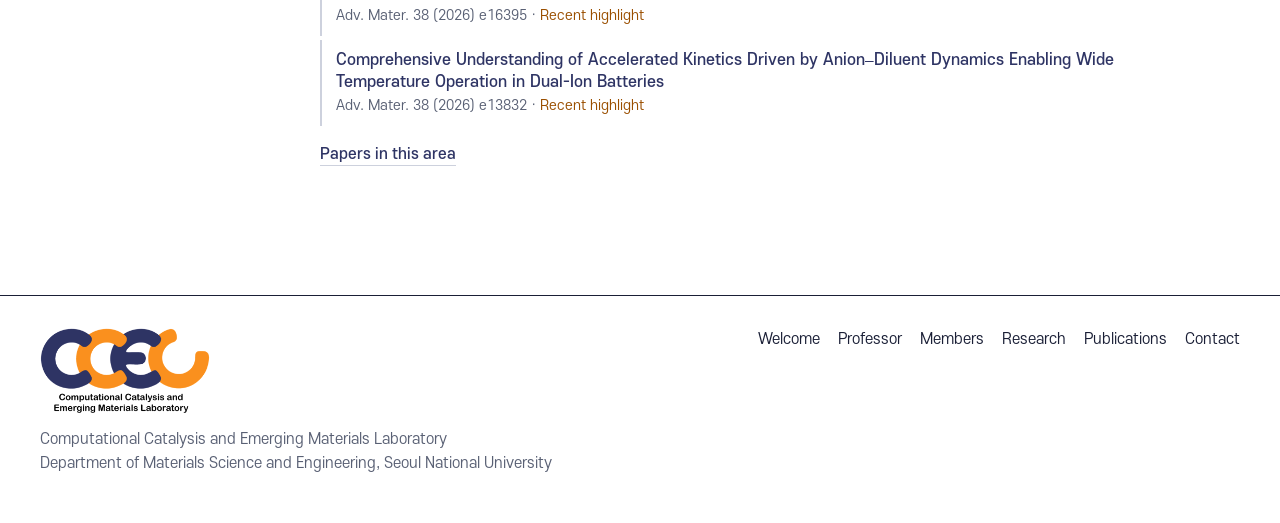
<file: research.html>
<!doctype html>
<html lang="en">
<head>
<meta name="robots" content="noindex, nofollow">
<meta charset="utf-8">
<meta name="viewport" content="width=device-width, initial-scale=1">
<title>Research · CCEL · Seoul National University</title>
<link rel="stylesheet" href="_shared/brand/brand.css">
<link rel="stylesheet" href="site.css">
<link rel="stylesheet" href="pages.css">
</head>
<body>
<a class="skip" href="#main">Skip to content</a>
<header class="site-head">
  <div class="site-bar">
    <div class="wrap bar-in">
      <a class="brand" href="index.html" aria-label="CCEL home"><img class="ccel-logo" src="_shared/img/logo2.png" alt="CCEL — Computational Catalysis and Emerging Materials Laboratory" width="200" height="102"></a>
      <button class="nav-toggle" type="button" aria-expanded="false" aria-controls="site-nav"><svg viewBox="0 0 24 24" aria-hidden="true" fill="none" stroke="currentColor" stroke-width="2"><path d="M3 6h18M3 12h18M3 18h18"/></svg>Menu</button>
      <nav id="site-nav" class="site-nav" aria-label="Main">
        <ul>
          <li><a href="index.html">Welcome</a></li>
          <li><a href="professor.html">Professor</a></li>
          <li><a href="members.html">Members</a></li>
          <li><a href="research.html" aria-current="page">Research</a></li>
          <li><a href="publications.html">Publications</a></li>
          <li><a href="contact.html">Contact</a></li>
        </ul>
      </nav>
    </div>
  </div>
</header>

<main id="main">
  <div class="wrap page-head">
    <h1>Research</h1>
    <p class="page-sub" id="r-headline"></p>
    <nav class="area-index" aria-label="Research areas" id="area-tabs"></nav>
  </div>

  <section class="wrap sub-sec" id="approach" aria-labelledby="approach-h">
    <h2 class="sr-only" id="approach-h">Approach</h2>
    <div class="research-intro">
      <div id="research-intro"></div>
      <figure><img id="research-img" alt="" width="3646" height="2240"></figure>
    </div>
  </section>

  <section class="wrap sub-sec" id="areas-sec" aria-labelledby="areas-h">
    <h2 class="sr-only" id="areas-h">Research areas</h2>
    <ol class="areas" id="areas"></ol>
  </section>
</main>

<footer class="site-foot">
  <div class="wrap foot-in">
    <div><img class="ccel-logo" src="_shared/img/logo2.png" alt="CCEL logo" width="170" height="87" loading="lazy"><p id="foot-data" style="margin-top:14px;max-width:560px"></p></div>
    <ul class="foot-links">
      <li><a href="index.html">Welcome</a></li><li><a href="professor.html">Professor</a></li><li><a href="members.html">Members</a></li>
      <li><a href="research.html">Research</a></li><li><a href="publications.html">Publications</a></li><li><a href="contact.html">Contact</a></li>
    </ul>
  </div>
</footer>

<script src="_shared/content.js"></script>
<script src="common.js"></script>
<script src="research.js"></script>
</body>
</html>
</file>
<file: _shared/brand/brand.css>
/* CCEL brand layer: shared by every candidate and the final site.
   Font = S-CoreDream (에스코어 드림), the typeface the current ccel.snu.ac.kr already uses (class ks4 etc.).
   Self-hosted so the IIS site has no CDN dependency. Logo = ../img/logo2.png (data: CCEL.lab.logo), used as-is. */
@font-face { font-family: 'S-CoreDream'; font-weight: 300; font-style: normal; font-display: swap;
  src: url('fonts/S-CoreDream-3Light.woff') format('woff'); }
@font-face { font-family: 'S-CoreDream'; font-weight: 400; font-style: normal; font-display: swap;
  src: url('fonts/S-CoreDream-4Regular.woff') format('woff'); }
@font-face { font-family: 'S-CoreDream'; font-weight: 500; font-style: normal; font-display: swap;
  src: url('fonts/S-CoreDream-5Medium.woff') format('woff'); }
@font-face { font-family: 'S-CoreDream'; font-weight: 700; font-style: normal; font-display: swap;
  src: url('fonts/S-CoreDream-6Bold.woff') format('woff'); }
:root { --ccel-font: 'S-CoreDream', 'Noto Sans KR', 'Apple SD Gothic Neo', 'Malgun Gothic', sans-serif; }

/* Official logo, unaltered. Put it on .ccel-logo-plate when the header background is dark. */
.ccel-logo { display: block; height: auto; width: 200px; max-width: 100%; }
.ccel-logo-plate { display: inline-block; background: #fff; border-radius: 6px; padding: 6px 10px; line-height: 0; }
@media (max-width: 768px) { .ccel-logo { width: 160px; } }
</file>
<file: site.css>
/* S5 Data-forward: shared design system for index / members / publications.
   White report pages, logo navy for ink and chart marks, logo orange only as a small data accent. */
:root {
  --ink: #1a1f36;
  --navy: #2e3464;          /* logo navy: headings, chart bars */
  --navy-2: #4a5190;
  --navy-soft: #e9ebf4;
  --orange: #fa901e;        /* logo orange: marks only, never body text */
  --orange-ink: #9a4f00;    /* orange-family text that passes 4.5:1 */
  --muted: #596074;
  --line: #e2e5ee;
  --line-2: #cdd1dd;
  --surface: #f5f6f9;
  --bg: #fff;
  --hh: 120px;              /* header height at the top of the page */
  --hh-c: 84px;             /* compact header height once scrolled */
  --maxw: 1200px;
  --pad: 32px;
}
@media (max-width: 960px) { :root { --hh: 92px; --hh-c: 92px; --pad: 20px; } }
@media (max-width: 600px) { :root { --pad: 16px; } }

* { box-sizing: border-box; }
[hidden] { display: none !important; }
html { -webkit-text-size-adjust: 100%; }
body {
  margin: 0; background: var(--bg); color: var(--ink);
  font-family: var(--ccel-font); font-size: 17px; line-height: 1.62; font-weight: 400;
  font-variant-numeric: tabular-nums;
}
h1, h2, h3, h4 { font-family: var(--ccel-font); color: var(--navy); font-weight: 500; line-height: 1.25; margin: 0; }
p { margin: 0; }
a { color: var(--navy); text-decoration-thickness: 1px; text-underline-offset: 3px; }
a:hover { color: var(--ink); }
:focus-visible { outline: 2px solid var(--navy); outline-offset: 3px; border-radius: 2px; }
img { max-width: 100%; }
button, input, select { font-family: var(--ccel-font); font-size: 15px; color: var(--ink); }
sub, sup { line-height: 0; }
.sr-only { position: absolute !important; width: 1px; height: 1px; padding: 0; margin: -1px; overflow: hidden; clip: rect(0 0 0 0); white-space: nowrap; border: 0; }
.skip { position: absolute; left: 12px; top: -60px; z-index: 100; background: var(--navy); color: #fff; padding: 8px 14px; border-radius: 4px; }
.skip:focus { top: 12px; color: #fff; }
.wrap { max-width: calc(var(--maxw) + 2 * var(--pad)); margin: 0 auto; padding: 0 var(--pad); }

/* ---------- header: fixed bar inside an in-flow placeholder, so compaction never shifts layout ---------- */
.site-head { height: var(--hh); }
.site-bar {
  position: fixed; top: 0; left: 0; right: 0; z-index: 50; height: var(--hh);
  background: #fff; border-bottom: 1px solid var(--line);
  transition: height .25s ease;
}
.bar-in { height: 100%; display: flex; align-items: center; justify-content: space-between; gap: 24px; }
.brand { display: block; line-height: 0; flex: none; }
.brand .ccel-logo { width: 200px; transition: width .25s ease; }
html.is-compact .site-bar { height: var(--hh-c); box-shadow: 0 1px 0 var(--line), 0 6px 18px rgba(26, 31, 54, .06); }
html.is-compact .brand .ccel-logo { width: 150px; }
.site-nav ul { list-style: none; margin: 0; padding: 0; display: flex; gap: 4px; }
.site-nav a {
  display: block; padding: 8px 12px; font-size: 15px; font-weight: 500; color: var(--ink);
  text-decoration: none; border-radius: 4px;
}
.site-nav a:hover { background: var(--surface); color: var(--navy); }
.site-nav a[aria-current="page"] { color: var(--navy); box-shadow: inset 0 -2px 0 var(--orange); border-radius: 0; }
.nav-toggle { display: none; }
@media (max-width: 960px) {
  .brand .ccel-logo, html.is-compact .brand .ccel-logo { width: 160px; }
  .nav-toggle {
    display: inline-flex; align-items: center; gap: 8px; background: #fff; border: 1px solid var(--line-2);
    border-radius: 6px; padding: 9px 12px; cursor: pointer; font-weight: 500; color: var(--navy);
  }
  .nav-toggle svg { width: 18px; height: 18px; }
  .site-nav {
    display: none; position: absolute; left: 0; right: 0; top: 100%; background: #fff;
    border-bottom: 1px solid var(--line); box-shadow: 0 12px 24px rgba(26, 31, 54, .08);
    max-height: calc(100vh - var(--hh)); overflow-y: auto;
  }
  .site-nav.open { display: block; }
  .site-nav ul { flex-direction: column; padding: 8px var(--pad) 16px; gap: 0; }
  .site-nav a { padding: 13px 4px; font-size: 17px; border-bottom: 1px solid var(--line); border-radius: 0; }
  .site-nav a[aria-current="page"] { box-shadow: inset 3px 0 0 var(--orange); padding-left: 12px; }
}

/* ---------- section scaffolding ---------- */
main section[id], [id].anchor { scroll-margin-top: calc(var(--hh-c) + 16px); }
main section.sec[id] { scroll-margin-top: calc(var(--hh-c) - 44px); }
/* skip link target: keep the page title clear of the fixed header */
#main { scroll-margin-top: calc(var(--hh-c) + 16px); }
.nowrap { white-space: nowrap; }
.sec { padding: 72px 0 8px; }
.sec-head { display: flex; align-items: baseline; justify-content: space-between; gap: 16px; flex-wrap: wrap;
  border-top: 1px solid var(--ink); padding-top: 14px; margin-bottom: 28px; }
.sec-head h2 { font-size: 30px; }
.sec-note { font-size: 14px; color: var(--muted); }
.eyebrow { font-size: 14px; color: var(--muted); font-weight: 500; display: flex; align-items: center; gap: 10px; }
.eyebrow::before { content: ""; width: 18px; height: 3px; background: var(--orange); flex: none; }
.lede { font-size: 19px; line-height: 1.55; color: var(--ink); }
.small { font-size: 14px; color: var(--muted); line-height: 1.55; }
.more { font-size: 15px; font-weight: 500; }
.more a { text-decoration: none; border-bottom: 1px solid var(--line-2); padding-bottom: 2px; }
.more a:hover { border-color: var(--navy); }
@media (max-width: 600px) {
  .sec { padding-top: 52px; }
  .sec-head h2 { font-size: 24px; }
  .lede { font-size: 17px; }
}

/* ---------- hero stage (landing only) ---------- */
.stage-wrap { position: relative; height: 200vh; background: #fff; }
.stage {
  position: sticky; top: var(--hh-c); height: calc(100vh - var(--hh-c)); overflow: hidden;
  background: #0d1020;
}
.stage-media { position: absolute; inset: 0; overflow: hidden; }
.stage-poster, .stage-canvas { position: absolute; inset: 0; width: 100%; height: 100%; object-fit: cover; display: block; }
.stage-veil { position: absolute; inset: 0; background: #fff; opacity: 0; pointer-events: none; }
.stage-inner { position: absolute; inset: 0; }
.stage-panel {
  position: absolute; top: max(40px, 6vh); left: var(--pad); max-width: 780px; margin-right: var(--pad);
  background: #fff; padding: 30px 36px 30px; border-radius: 2px; box-shadow: 0 10px 40px rgba(0, 0, 0, .22);
}
.stage-panel h1 { font-size: 44px; line-height: 1.18; margin: 14px 0 16px; color: var(--navy); letter-spacing: -0.005em; }
.stage-panel .lede { max-width: 660px; }
.stage-links { margin-top: 20px; display: flex; flex-wrap: wrap; gap: 8px 22px; font-size: 15px; font-weight: 500; }
.stage-links a { text-decoration: none; border-bottom: 1px solid var(--line-2); padding-bottom: 2px; }
/* static mode (default markup; also reduced motion, no JS, manifest unavailable): poster as a still band */
.stage-wrap.is-static { height: auto; background: #fff; }
.stage-wrap.is-static .stage { position: relative; top: 0; height: auto; overflow: visible; background: #fff; }
.stage-wrap.is-static .stage-media { position: relative; inset: auto; height: min(68vh, 620px); background: #0d1020; }
.stage-wrap.is-static .stage-inner { bottom: auto; height: min(68vh, 620px); }
.stage-wrap.is-static .stage-canvas, .stage-wrap.is-static .stage-veil { display: none; }
@media (max-width: 960px) {
  .stage-wrap { height: 170vh; }
  .stage-panel { top: 14px; left: 12px; right: 12px; margin: 0; padding: 20px 20px 22px; }
  .stage-panel h1 { font-size: 27px; margin: 10px 0 12px; }
  .stage-panel .lede { font-size: 16px; }
  .stage-links { margin-top: 14px; gap: 6px 16px; font-size: 14px; }
  .stage-wrap.is-static .stage-media, .stage-wrap.is-static .stage-inner { height: min(78vh, 560px); }
}

/* ---------- small marks (round v5: all charts left the landing and research pages; the year strip lives in pages.css) ---------- */
.numtag { display: inline-block; min-width: 26px; text-align: center; font-size: 12px; font-weight: 700; color: var(--navy);
  border: 1px solid var(--navy); border-radius: 3px; padding: 0 4px; margin-right: 8px; line-height: 18px; vertical-align: 1px; }
.seg { display: inline-flex; border: 1px solid var(--line-2); border-radius: 6px; overflow: hidden; }
.seg button { background: #fff; border: 0; padding: 6px 12px; font-size: 13.5px; cursor: pointer; color: var(--muted); }
.seg button + button { border-left: 1px solid var(--line-2); }
.seg button[aria-pressed="true"] { background: var(--navy); color: #fff; }
.legend { display: flex; gap: 16px; font-size: 13.5px; color: var(--muted); }
.legend span { display: inline-flex; align-items: center; gap: 6px; }
.legend i { width: 12px; height: 12px; display: inline-block; border-radius: 2px; }
.legend .c { background: var(--navy); }
.legend .e { background: var(--orange); }

/* ---------- research (research.html) ---------- */
.research-intro { display: grid; grid-template-columns: minmax(0, 5fr) minmax(0, 6fr); gap: 48px; align-items: start; }
.research-intro figure { margin: 0; }
.research-intro img { display: block; width: 100%; height: auto; border: 1px solid var(--line); }
.research-intro p + p { margin-top: 14px; }
details.fold { margin-top: 18px; border-top: 1px solid var(--line); padding-top: 12px; }
details.fold summary { cursor: pointer; font-size: 15px; font-weight: 500; color: var(--navy); }
details.fold p { margin-top: 10px; font-size: 16px; line-height: 1.75; color: var(--ink); }
.area-index { display: flex; flex-wrap: wrap; gap: 8px 10px; margin-top: 24px; }
.area-index a { display: inline-flex; align-items: baseline; font-size: 14.5px; font-weight: 500; color: var(--navy); text-decoration: none;
  padding: 6px 12px 6px 8px; border: 1px solid var(--line-2); border-radius: 4px; }
.area-index a:hover { border-color: var(--navy); background: var(--surface); }
.area-index .numtag { margin-right: 8px; }
.areas { list-style: none; margin: 8px 0 0; padding: 0; }
.area { display: grid; grid-template-columns: 240px minmax(0, 1fr); gap: 40px; padding: 32px 0; border-top: 1px solid var(--line); }
.area > div { max-width: 820px; }
.area-fig { margin: 0; }
.area-fig img { display: block; width: 100%; height: auto; aspect-ratio: 1; object-fit: cover; border: 1px solid var(--line); background: var(--surface); }
.area .area-h { font-size: 22px; margin-bottom: 10px; display: flex; gap: 10px; align-items: baseline; }
.area .area-h .numtag { font-size: 13px; line-height: 20px; flex: none; }
.area-sum { font-size: 16.5px; }
.kw { list-style: none; padding: 0; margin: 14px 0 0; display: flex; flex-wrap: wrap; gap: 6px; }
.kw li { font-size: 13px; color: var(--navy); background: var(--navy-soft); padding: 3px 10px; border-radius: 3px; }
.kp-h { font-size: 14px; font-weight: 500; color: var(--muted); margin-top: 20px; }
.kp { list-style: none; margin: 6px 0 0; padding: 0; }
.kp li { padding: 9px 0 9px 14px; border-left: 2px solid var(--line-2); }
.kp li + li { margin-top: 4px; }
.kp-title { font-size: 15.5px; font-weight: 500; line-height: 1.45; }
.kp-title a { color: var(--navy); text-decoration: none; }
.kp-title a:hover { text-decoration: underline; }
.kp-src { font-size: 13.5px; color: var(--muted); margin-top: 2px; }
.kp-tag { color: var(--orange-ink); }
.area-more { margin-top: 16px; }
@media (max-width: 1100px) {
  .area { grid-template-columns: 200px minmax(0, 1fr); gap: 32px; }
}
@media (max-width: 760px) {
  .research-intro { grid-template-columns: 1fr; gap: 24px; }
  .area { grid-template-columns: 1fr; gap: 18px; padding: 26px 0; }
  .area-fig img { max-width: 220px; }
}

/* ---------- citations ---------- */
.cites { list-style: none; margin: 0; padding: 0; }
.cite { display: grid; grid-template-columns: minmax(0, 1fr) auto; gap: 24px; padding: 20px 0; border-top: 1px solid var(--line); }
.cite:first-child { border-top: 0; }
.cite-title { font-size: 17.5px; font-weight: 500; line-height: 1.45; color: var(--ink); }
.cite-title a { color: var(--navy); text-decoration: none; }
.cite-title a:hover { text-decoration: underline; }
.cite-auth { font-size: 15px; color: var(--ink); margin-top: 6px; line-height: 1.55; }
.cite-auth strong { font-weight: 700; }
.cite-src { font-size: 14.5px; color: var(--muted); margin-top: 5px; line-height: 1.55; }
.cite-src a { color: var(--navy); }
.cite-tags { display: flex; flex-wrap: wrap; gap: 6px; margin-top: 9px; }
.tag { font-size: 12.5px; line-height: 1.5; padding: 1px 8px; border-radius: 3px; border: 1px solid var(--line-2); color: var(--muted); background: #fff; text-decoration: none; }
.tag.area-t { color: var(--navy); border-color: var(--navy); }
.tag.hl { color: var(--orange-ink); border-color: #f2c48f; background: #fff8ef; }
.tag.st { color: #fff; background: var(--muted); border-color: var(--muted); }
.tag.cv { color: var(--navy); }
.prov { border-bottom: 1px dotted var(--muted); cursor: help; }
.cover-th { width: 110px; flex: none; display: block; line-height: 0; }
.cover-th img { width: 110px; height: auto; border: 1px solid var(--line); background: var(--surface); }
.pin-group + .pin-group { margin-top: 26px; }
.pin-group h3 { font-size: 16px; color: var(--ink); display: flex; align-items: baseline; gap: 4px; padding-bottom: 8px; border-bottom: 1px solid var(--line-2); }
.hl-grid { list-style: none; margin: 0; padding: 0; display: grid; grid-template-columns: repeat(3, minmax(0, 1fr)); gap: 32px 28px; }
.hl-card { display: grid; grid-template-columns: 112px minmax(0, 1fr); gap: 16px; align-items: start; }
.hl-card .cite-title { font-size: 15.5px; }
.hl-card .cite-auth { font-size: 13.5px; }
.hl-card .cite-src { font-size: 13.5px; }
.hl-card .cover-th, .hl-card .cover-th img { width: 112px; }
@media (max-width: 1100px) { .hl-grid { grid-template-columns: repeat(2, minmax(0, 1fr)); } }
@media (max-width: 640px) {
  .hl-grid { grid-template-columns: 1fr; gap: 24px; }
  .cite { grid-template-columns: 1fr; gap: 12px; }
  .cite .cover-th { order: -1; }
  .cite-title { font-size: 16.5px; }
}

/* ---------- people: link icons and the computational / experimental mark ---------- */
.icons { display: inline-flex; gap: 6px; align-items: center; flex-wrap: wrap; vertical-align: middle; }
.icons a { display: inline-flex; width: 30px; height: 30px; align-items: center; justify-content: center; border-radius: 4px;
  color: var(--navy); border: 1px solid var(--line-2); background: #fff; }
.icons a:hover { background: var(--navy); color: #fff; border-color: var(--navy); }
.icons svg { width: 16px; height: 16px; display: block; }
.tmark { width: 9px; height: 9px; border-radius: 2px; flex: none; background: var(--navy); display: inline-block; }
.tmark.experimental { background: var(--orange); }
.tmark.none { background: var(--line-2); }

/* ---------- landing: news + open position, selected publications, about, contact ---------- */
.news-open { grid-template-columns: minmax(0, 7fr) minmax(0, 5fr); }
.news { list-style: none; margin: 0; padding: 0; counter-reset: n; }
.news li { padding: 12px 0; border-top: 1px solid var(--line); font-size: 16.5px; line-height: 1.5; display: grid; grid-template-columns: 36px minmax(0, 1fr); }
.news li:first-child { border-top: 0; padding-top: 0; }
.news li::before { counter-increment: n; content: counter(n, decimal-leading-zero); color: var(--muted); font-size: 13.5px; padding-top: 2px; }
.ko-text { font-size: 16px; line-height: 1.8; color: var(--ink); word-break: keep-all; overflow-wrap: anywhere; }
.opening-mail { margin-top: 14px; padding-top: 12px; border-top: 1px solid var(--line); }
.two { display: grid; grid-template-columns: minmax(0, 1fr) minmax(0, 1fr); gap: 56px; }
.pins-compact { list-style: none; margin: 0; padding: 0; display: grid; grid-template-columns: repeat(2, minmax(0, 1fr)); gap: 0 48px; }
.pins-compact li { padding: 16px 0 18px; border-top: 1px solid var(--line); }
.pins-compact li:nth-child(-n + 2) { border-top: 0; padding-top: 0; }
.pc-area { font-size: 13px; color: var(--muted); display: flex; align-items: baseline; margin-bottom: 6px; }
.pc-area .numtag { font-size: 11px; line-height: 16px; min-width: 22px; margin-right: 8px; }
.pc-title { font-size: 16.5px; font-weight: 500; line-height: 1.45; }
.pc-title a { color: var(--navy); text-decoration: none; }
.pc-title a:hover { text-decoration: underline; }
.pc-src { font-size: 14px; color: var(--muted); margin-top: 5px; line-height: 1.5; overflow-wrap: anywhere; }
.pc-src a { color: var(--navy); }
.more-row { display: flex; flex-wrap: wrap; gap: 10px 28px; margin-top: 24px; }
.about-grid { display: grid; grid-template-columns: minmax(0, 6fr) minmax(0, 5fr); gap: 48px; align-items: start; }
.about-fig { margin: 0; }
.about-fig a { display: block; line-height: 0; }
.about-fig img { display: block; width: 100%; height: auto; aspect-ratio: 3646 / 2240; background: var(--surface); border: 1px solid var(--line); }
.about-fig figcaption { margin-top: 10px; font-size: 15px; font-weight: 500; }
.about-fig figcaption a { line-height: 1.5; display: inline; text-decoration: none; border-bottom: 1px solid var(--line-2); padding-bottom: 2px; }
.dl-grid { display: grid; grid-template-columns: 2fr 1fr 1fr 1fr 1fr; gap: 12px 32px; margin: 0; font-size: 15.5px; }
.dl-grid > div { min-width: 0; }
.dl-grid dt { color: var(--muted); font-size: 13.5px; }
.dl-grid dd { margin: 2px 0 0; overflow-wrap: anywhere; }
@media (max-width: 1100px) { .dl-grid { grid-template-columns: repeat(3, minmax(0, 1fr)); } .dl-grid > div:first-child { grid-column: 1 / -1; } }
@media (max-width: 760px) {
  .two, .news-open { grid-template-columns: 1fr; gap: 0; }
  .pins-compact { grid-template-columns: 1fr; }
  .pins-compact li:nth-child(2) { border-top: 1px solid var(--line); padding-top: 16px; }
  .about-grid { grid-template-columns: 1fr; gap: 24px; }
  .dl-grid { grid-template-columns: 1fr; gap: 10px; }
}

/* ---------- footer ---------- */
.site-foot { margin-top: 96px; border-top: 1px solid var(--ink); padding: 32px 0 48px; font-size: 14.5px; color: var(--muted); }
.foot-in { display: flex; justify-content: space-between; gap: 32px; flex-wrap: wrap; align-items: flex-start; }
.foot-in .ccel-logo { width: 170px; }
.foot-links { list-style: none; margin: 0; padding: 0; display: flex; flex-wrap: wrap; gap: 6px 18px; }
.foot-links a { color: var(--ink); text-decoration: none; }
.foot-links a:hover { text-decoration: underline; }

/* ---------- sub-pages ---------- */
.page-head { padding-top: 48px; padding-bottom: 8px; }
.page-head h1 { font-size: 40px; }
.page-sub { margin-top: 10px; font-size: 17px; color: var(--muted); max-width: 820px; }
.tabs { display: flex; gap: 4px; margin-top: 28px; border-bottom: 1px solid var(--line-2); overflow-x: auto; }
.tabs a { padding: 10px 14px; text-decoration: none; color: var(--muted); font-weight: 500; font-size: 15.5px; white-space: nowrap; margin-bottom: -1px; border-bottom: 2px solid transparent; }
.tabs a[aria-selected="true"] { color: var(--navy); border-bottom-color: var(--navy); }
@media (max-width: 600px) { .page-head { padding-top: 32px; } .page-head h1 { font-size: 30px; } .page-sub { font-size: 16px; } .tabs a { padding: 10px 9px; font-size: 15px; } }

/* reduced motion: nothing moves anywhere */
@media (prefers-reduced-motion: reduce) {
  *, *::before, *::after { transition: none !important; animation: none !important; scroll-behavior: auto !important; }
}
</file>
<file: pages.css>
/* People and Publications pages (on top of site.css) */
.sub-sec { padding-top: 40px; }
.sub-sec .sec-head { margin-top: 24px; }

/* ---------- members (round v6): current members / alumni switch, one person per row ---------- */
.viewbar { margin-top: 30px; }
.vb-row { display: flex; align-items: center; gap: 12px 22px; flex-wrap: wrap; }
.vb-filter { margin-top: 16px; padding-top: 14px; border-top: 1px solid var(--line); gap: 10px 14px; }
.vb-filter .legend { margin-left: 8px; }
.viewswitch { display: inline-flex; flex: none; border: 1px solid var(--navy); border-radius: 6px; overflow: hidden; }
.viewswitch a { padding: 10px 20px; font-size: 16px; font-weight: 500; color: var(--navy); background: #fff; text-decoration: none; line-height: 1.4; }
.viewswitch a + a { border-left: 1px solid var(--navy); }
.viewswitch a:hover { background: var(--navy-soft); color: var(--navy); }
.viewswitch a[aria-current="true"] { background: var(--navy); color: #fff; }
.gjump { display: flex; flex-wrap: wrap; gap: 6px 8px; }
.gjump a { font-size: 14.5px; padding: 6px 12px; border: 1px solid var(--line-2); border-radius: 4px; color: var(--ink); text-decoration: none; }
.gjump a:hover { border-color: var(--navy); color: var(--navy); background: var(--surface); }
.pgroup + .pgroup { margin-top: 44px; }
.pgroup-h { font-size: 18px; color: var(--ink); display: flex; gap: 10px; align-items: baseline; padding-bottom: 10px; border-bottom: 1px solid var(--line-2); }
.plist { list-style: none; margin: 0; padding: 0; }
.prow { display: grid; grid-template-columns: 176px minmax(0, 1fr); gap: 0 36px; padding: 24px 0; border-top: 1px solid var(--line); align-items: start; }
.plist > .prow:first-child { border-top: 0; }
.rphoto { display: block; width: 176px; height: auto; aspect-ratio: 4 / 5; object-fit: cover; object-position: 50% 20%; background: var(--surface); border: 1px solid var(--line); }
.rphoto.none { background: var(--surface) linear-gradient(135deg, var(--surface), var(--navy-soft)); }
.rhead { display: flex; align-items: baseline; flex-wrap: wrap; gap: 4px 16px; padding-top: 2px; }
.rhead h4 { font-size: 21px; color: var(--ink); line-height: 1.3; }
.ptype { font-size: 13.5px; color: var(--muted); display: inline-flex; align-items: center; gap: 7px; }
.rnote { font-size: 14px; color: var(--muted); }
.rnow { margin-top: 8px; font-size: 16.5px; font-weight: 500; color: var(--navy); }
.rnow .rk { font-weight: 400; }
.rk { font-size: 13.5px; color: var(--muted); }
.rcols { display: grid; grid-template-columns: minmax(0, 3fr) minmax(0, 2fr); gap: 12px 40px; margin-top: 14px; }
.rdeg { list-style: none; margin: 0; padding: 0; display: grid; grid-template-columns: auto minmax(0, 1fr); gap: 5px 12px; font-size: 15px; line-height: 1.5; align-content: start; }
.rdeg li { display: contents; }
.rdeg b { font-size: 14px; font-weight: 700; color: var(--navy); white-space: nowrap; }
.rdeg li > span:only-child { grid-column: 1 / -1; }
.rmeta { display: grid; grid-template-columns: auto minmax(0, 1fr); gap: 5px 12px; font-size: 15px; line-height: 1.5; align-content: start; overflow-wrap: anywhere; }
.rmeta p { display: contents; }
.rmeta .rk { padding-top: 1px; }
.rmeta .rv { min-width: 0; } /* one grid cell per value: a phone link inside the office line must not take its own cell */
.rmeta .icons { grid-column: 1 / -1; margin-top: 6px; }
.back-row { margin-top: 36px; }
@media (max-width: 1000px) {
  .rcols { grid-template-columns: 1fr; }
}
@media (max-width: 700px) {
  .viewswitch a { padding: 9px 14px; font-size: 15px; }
  .vb-filter .legend { margin-left: 0; }
  .prow { grid-template-columns: 88px minmax(0, 1fr); gap: 0 16px; padding: 20px 0; }
  .rphoto { width: 88px; grid-row: 1 / span 2; }
  .rbody { display: contents; }
  .rhead, .rnow { grid-column: 2; }
  .rhead { flex-direction: column; align-items: flex-start; gap: 2px; }
  .rhead h4 { font-size: 18px; }
  .rnow { font-size: 15.5px; }
  .rcols { grid-column: 1 / -1; margin-top: 14px; }
  .rdeg, .rmeta { display: block; font-size: 14.5px; }
  .rdeg li, .rmeta p { display: block; margin-top: 3px; }
  .rdeg b, .rmeta .rk { margin-right: 6px; }
  .rmeta { margin-top: 4px; }
  .rmeta .icons { display: flex; margin-top: 10px; }
}

/* ---------- professor (round v6) ---------- */
.prof-card { display: grid; grid-template-columns: 220px minmax(0, 1fr); gap: 48px; align-items: start; }
.prof-photo { display: block; width: 220px; height: auto; border: 1px solid var(--line); }
.prof-body h2 { font-size: 32px; margin-bottom: 10px; }
.prof-title { margin-top: 4px; font-size: 17px; }
.prof-role { margin-top: 4px; font-size: 17px; font-weight: 500; color: var(--navy); }
.prof-dl { margin: 24px 0 0; padding-top: 18px; border-top: 1px solid var(--line); display: grid; grid-template-columns: max-content minmax(0, 1fr);
  gap: 10px 28px; font-size: 16px; max-width: 820px; }
.prof-dl > div { display: contents; }
.prof-dl dt { color: var(--muted); font-size: 14px; padding-top: 2px; }
.prof-dl dd { margin: 0; overflow-wrap: anywhere; }
.tlink { display: inline-flex; align-items: center; gap: 8px; margin: 0 22px 6px 0; font-weight: 500; text-decoration: none;
  border-bottom: 1px solid var(--line-2); padding-bottom: 1px; }
.tlink:hover { border-color: var(--navy); }
.tlink svg { width: 16px; height: 16px; flex: none; }
.cv-list { list-style: none; margin: 0; padding: 0; }
.cv-row { display: grid; grid-template-columns: minmax(0, 4fr) minmax(0, 8fr); gap: 8px 40px; padding: 18px 0; border-top: 1px solid var(--line); }
.cv-row:first-child { border-top: 0; padding-top: 0; }
.cv-org h3 { font-size: 17px; color: var(--navy); line-height: 1.45; }
.cv-place { font-size: 14px; color: var(--muted); margin-top: 2px; }
.cv-items { list-style: none; margin: 0; padding: 0; }
.cv-items > li { display: grid; grid-template-columns: minmax(0, 1fr) 190px; gap: 2px 24px; }
.cv-items > li + li { margin-top: 10px; }
.cv-text { font-size: 16px; line-height: 1.5; }
.cv-note { font-size: 14.5px; color: var(--muted); margin-top: 3px; line-height: 1.5; }
.cv-date { font-size: 14.5px; color: var(--muted); text-align: right; white-space: nowrap; padding-top: 1px; }
@media (max-width: 760px) {
  .prof-card { grid-template-columns: 1fr; gap: 20px; }
  .prof-photo { width: 140px; }
  .prof-body h2 { font-size: 24px; margin-top: 6px; }
  .prof-title, .prof-role { font-size: 15.5px; }
  .prof-dl { grid-template-columns: 1fr; gap: 2px; font-size: 15.5px; }
  .prof-dl > div + div dt { margin-top: 10px; }
  .cv-row { grid-template-columns: 1fr; }
  .cv-items > li { grid-template-columns: 1fr; }
  .cv-date { text-align: left; }
}

/* ---------- contact (round v6) ---------- */
.contact-sec { display: grid; grid-template-columns: minmax(0, 7fr) minmax(0, 5fr); gap: 48px; align-items: start; padding-top: 32px; }
.contact-photo { margin: 0; }
.contact-photo img { display: block; width: 100%; height: auto; aspect-ratio: 6944 / 4496; background: var(--surface); border: 1px solid var(--line); }
.contact-body h2 { font-size: 24px; line-height: 1.3; }
.contact-dl { margin: 18px 0 0; }
.contact-dl > div { padding: 12px 0; border-top: 1px solid var(--line); }
.contact-dl dt { font-size: 13.5px; color: var(--muted); }
.contact-dl dd { margin: 2px 0 0; font-size: 16.5px; overflow-wrap: anywhere; }
@media (max-width: 860px) { .contact-sec { grid-template-columns: 1fr; gap: 28px; } }

/* ---------- publications ---------- */
.ystrip-fig { margin: 32px 0 0; }
.ystrip-fig figcaption { font-size: 13.5px; color: var(--muted); margin-bottom: 8px; }
.ystrip { display: flex; align-items: flex-end; gap: 4px; height: 112px; overflow-x: auto; overflow-y: hidden; padding-bottom: 2px; }
.ystrip a { flex: 1 0 30px; height: 100%; display: flex; flex-direction: column; justify-content: flex-end; align-items: stretch;
  text-decoration: none; color: var(--ink); border-radius: 3px; }
.ystrip .v { font-size: 11.5px; text-align: center; font-weight: 500; }
.ystrip .b { display: block; background: var(--navy); margin: 3px 4px 0; min-height: 1px; }
.ystrip .y { font-size: 11px; color: var(--muted); text-align: center; padding-top: 5px; border-top: 1px solid var(--line-2); }
.ystrip .ys { display: none; }
@media (max-width: 900px) { .ystrip .yl { display: none; } .ystrip .ys { display: inline; } }
.ystrip a:hover .b, .ystrip a:focus-visible .b { background: var(--navy-2); }
.ystrip a:hover .y { color: var(--ink); }
.ystrip a.on .b { background: var(--orange); }
.ystrip a.on .y { color: var(--ink); font-weight: 700; }
.filters { display: grid; grid-template-columns: minmax(0, 2.2fr) repeat(3, minmax(0, 1fr)) auto; gap: 12px; margin-top: 28px; align-items: end; }
.filters label { display: block; font-size: 13px; color: var(--muted); margin-bottom: 4px; }
.filters input[type="search"], .filters select { width: 100%; height: 42px; border: 1px solid var(--line-2); border-radius: 6px; padding: 0 12px; background: #fff; }
.filters .chk { display: flex; align-items: center; gap: 8px; height: 42px; font-size: 14.5px; white-space: nowrap; }
.filters .chk input { width: 18px; height: 18px; accent-color: var(--navy); }
.chips { display: flex; flex-wrap: wrap; gap: 8px; margin-top: 12px; }
.chip { display: inline-flex; align-items: center; gap: 8px; font-size: 13.5px; background: var(--navy-soft); color: var(--navy); border: 0; border-radius: 4px; padding: 5px 10px; cursor: pointer; }
.result-line { display: flex; justify-content: space-between; gap: 12px; flex-wrap: wrap; margin-top: 18px; padding-bottom: 10px; border-bottom: 1px solid var(--ink); font-size: 14.5px; color: var(--muted); }
.result-line button { background: none; border: 0; color: var(--navy); text-decoration: underline; cursor: pointer; font-size: 14.5px; padding: 0; }
.ygroup { margin-top: 36px; }
.yhead { display: flex; align-items: baseline; gap: 14px; flex-wrap: wrap; padding-bottom: 8px; border-bottom: 1px solid var(--line-2); }
.yhead h2 { font-size: 26px; }
.ysub { font-size: 15px; color: var(--ink); margin-top: 22px; padding: 8px 12px; background: var(--surface); border-left: 3px solid var(--muted); }
.ysub span { color: var(--muted); font-weight: 400; }
.pubs { list-style: none; margin: 0; padding: 0; }
.pub { display: grid; grid-template-columns: 52px minmax(0, 1fr); gap: 8px; padding: 18px 0; border-top: 1px solid var(--line); }
.pubs > .pub:first-child { border-top: 0; }
.pno { font-size: 13px; color: var(--muted); padding-top: 3px; }
.pub .cite-title { font-size: 16.5px; }
.empty { padding: 40px 0; color: var(--muted); }
.cv-sum { margin-top: 28px; }
.covers-grid { list-style: none; margin: 20px 0 0; padding: 0; display: grid; grid-template-columns: repeat(auto-fill, minmax(168px, 1fr)); gap: 28px 22px; }
.cv-card { margin: 0; }
.cv-card a.cv-img { display: block; line-height: 0; background: var(--surface); border: 1px solid var(--line); }
.cv-card img { width: 100%; height: auto; display: block; }
.cv-card figcaption { font-size: 13.5px; margin-top: 8px; line-height: 1.45; color: var(--muted); }
.cv-card figcaption b { color: var(--ink); font-weight: 500; }
.cv-sub { font-size: 18px; color: var(--ink); margin-top: 48px; padding-bottom: 8px; border-bottom: 1px solid var(--line-2); }
@media (max-width: 960px) {
  .filters { grid-template-columns: repeat(2, minmax(0, 1fr)); }
  .filters .f-q { grid-column: 1 / -1; }
}
@media (max-width: 600px) {
  .filters { grid-template-columns: minmax(0, 1fr); }
  .pub { grid-template-columns: minmax(0, 1fr); gap: 2px; }
  .yhead h2 { font-size: 22px; }
  .covers-grid { grid-template-columns: repeat(2, minmax(0, 1fr)); gap: 22px 14px; }
}
.sub-sec.view { padding-top: 12px; }
</file>
